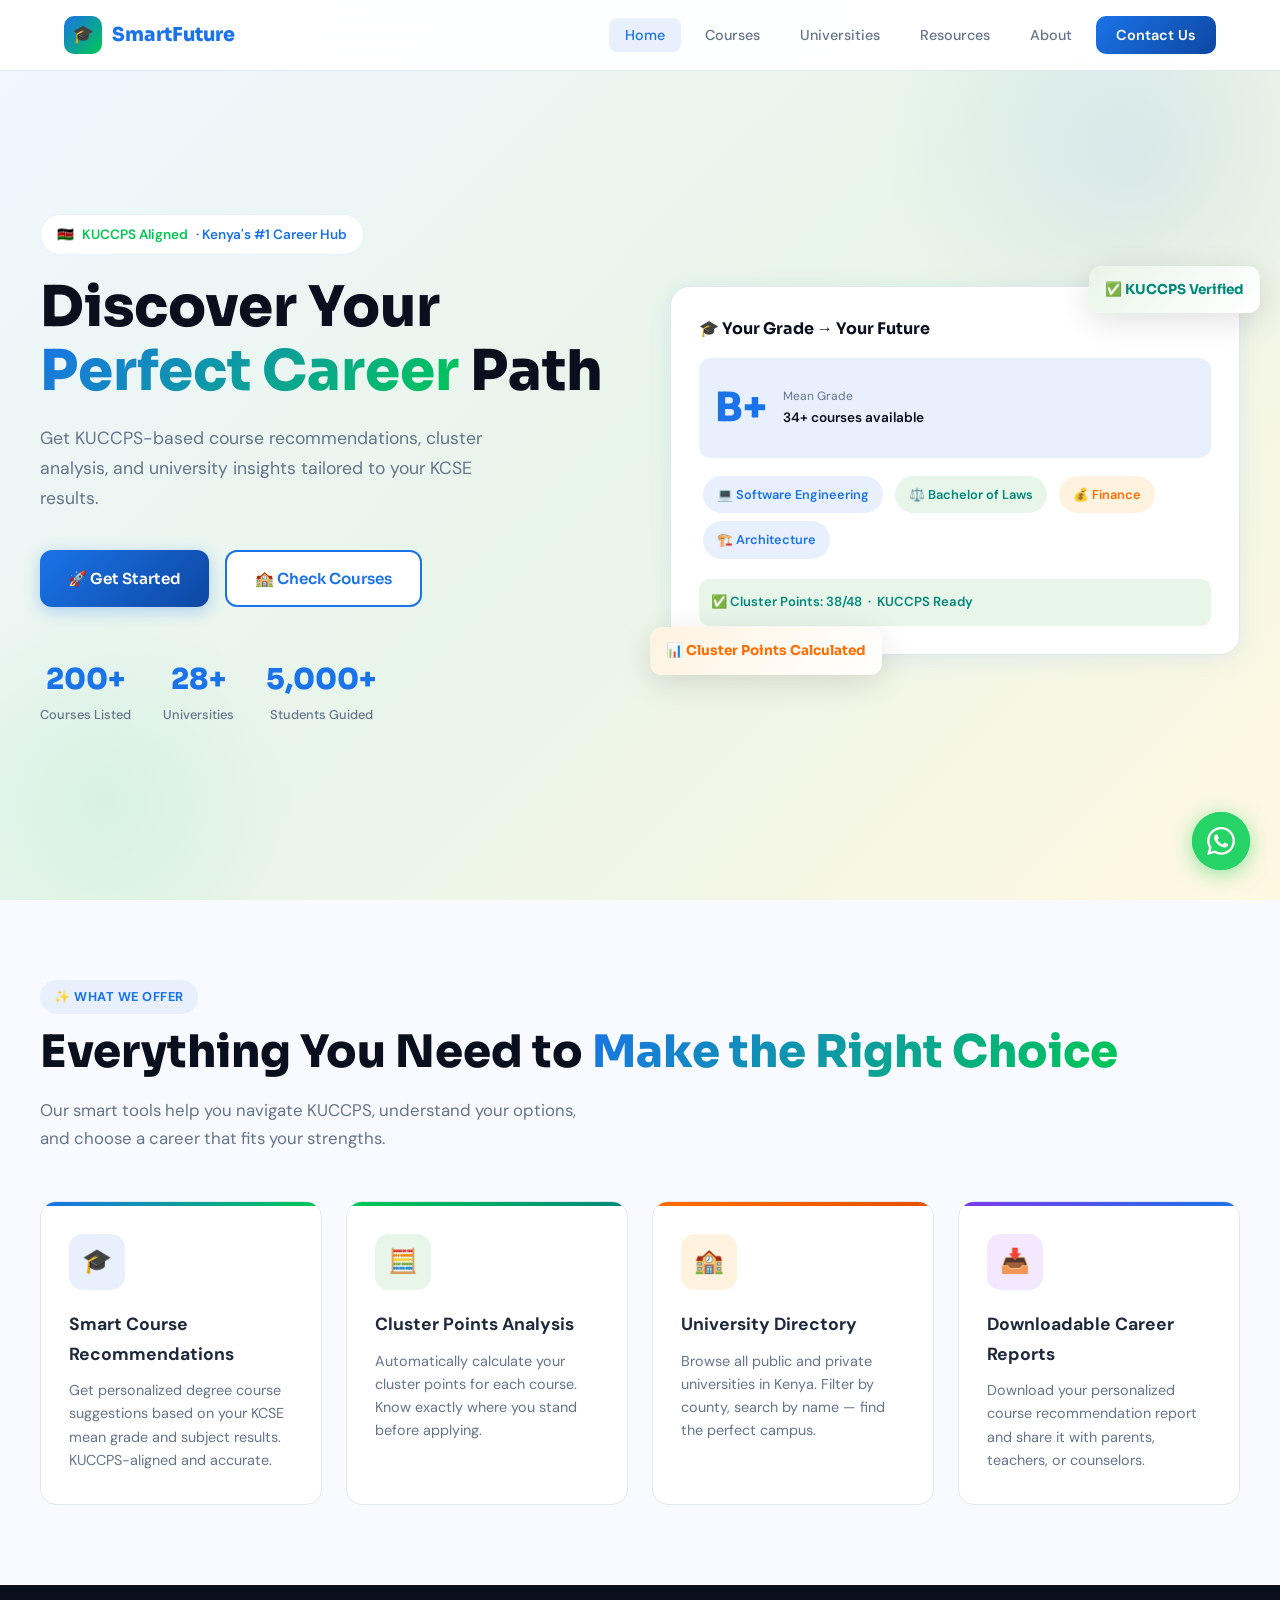
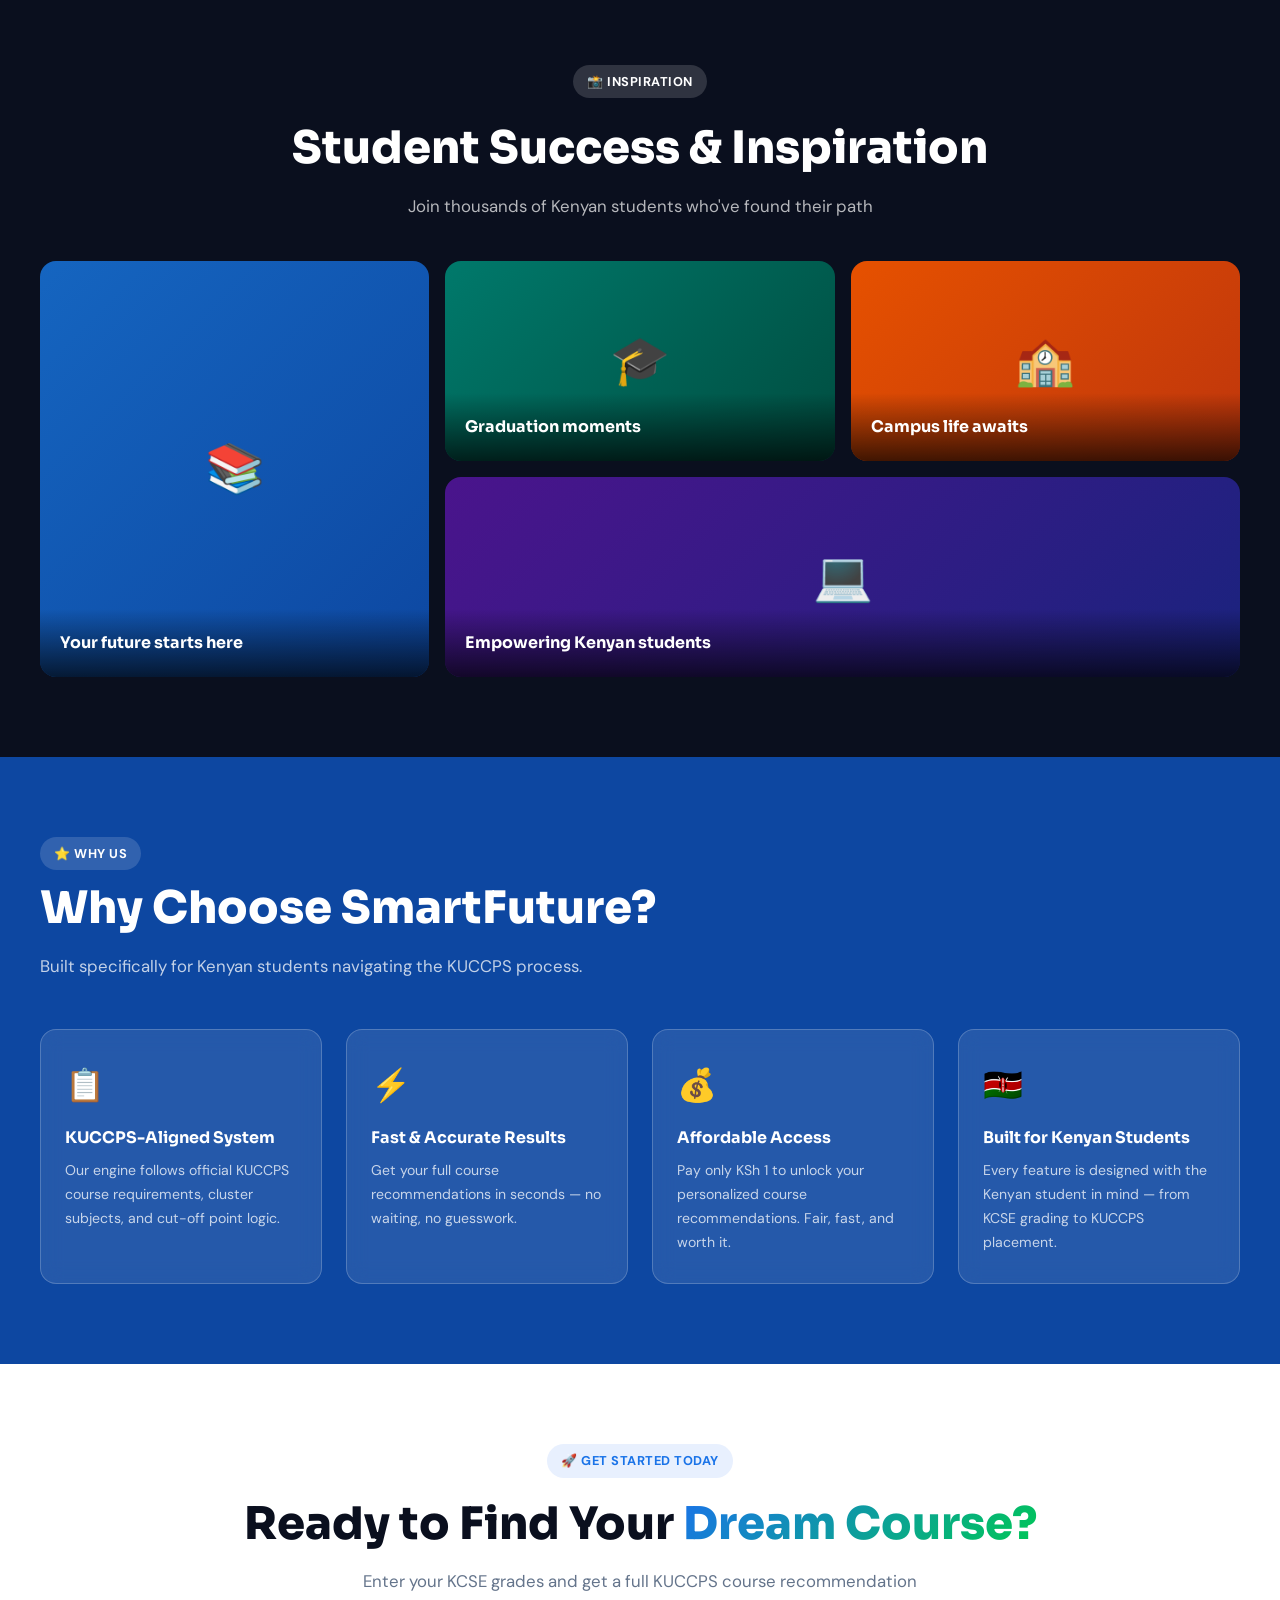
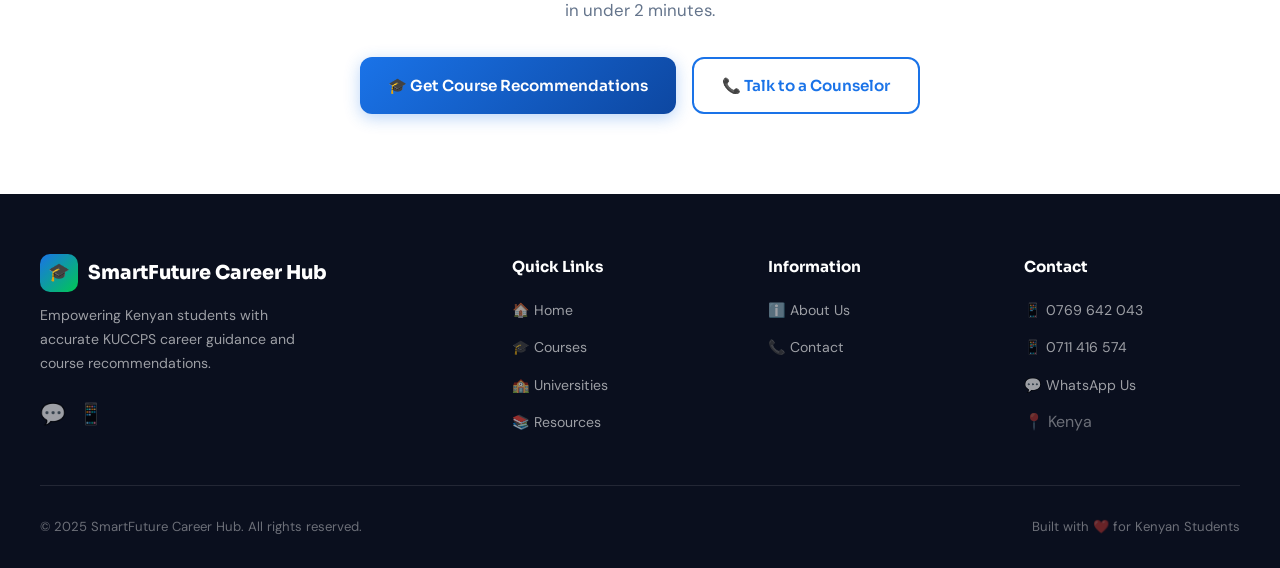
<file: index.html>
<!DOCTYPE html>
<html lang="en">
<head>
  <meta charset="UTF-8" />
  <meta name="viewport" content="width=device-width, initial-scale=1.0" />
  <title>SmartFuture Career Hub — KUCCPS Course Guidance</title>
  <meta name="description" content="Get KUCCPS-based course recommendations, cluster analysis, and university insights tailored to your KCSE results.">
  <link rel="stylesheet" href="css/style.css" />
  <link rel="icon" href="data:image/svg+xml,<svg xmlns='http://www.w3.org/2000/svg' viewBox='0 0 100 100'><text y='.9em' font-size='90'>🎓</text></svg>"/>
</head>
<body>

<!-- NAVBAR -->
<nav class="navbar" id="navbar">
  <div class="nav-container">
    <a href="index.html" class="nav-logo">
      <div class="logo-icon">🎓</div>
      SmartFuture
    </a>
    <ul class="nav-menu" id="navMenu">
      <li><a href="index.html" class="active">Home</a></li>
      <li><a href="courses.html">Courses</a></li>
      <li><a href="universities.html">Universities</a></li>
      <li><a href="resources.html">Resources</a></li>
      <li><a href="about.html">About</a></li>
      <li><a href="contact.html" class="nav-cta">Contact Us</a></li>
    </ul>
    <div class="hamburger" id="hamburger">
      <span></span><span></span><span></span>
    </div>
  </div>
</nav>

<!-- HERO -->
<section class="hero">
  <div class="hero-container">
    <div class="hero-content">
      <div class="hero-badge">
        🇰🇪 <span>KUCCPS Aligned</span> · Kenya's #1 Career Hub
      </div>
      <h1 class="hero-title">
        Discover Your <span class="highlight">Perfect Career</span> Path
      </h1>
      <p class="hero-subtitle">
        Get KUCCPS-based course recommendations, cluster analysis, and university insights tailored to your KCSE results.
      </p>
      <div class="hero-btns">
        <a href="courses.html" class="btn btn-primary">🚀 Get Started</a>
        <a href="universities.html" class="btn btn-secondary">🏫 Check Courses</a>
      </div>
      <div class="hero-stats">
        <div class="stat-item">
          <div class="stat-num" data-counter="200" data-suffix="+">0+</div>
          <div class="stat-label">Courses Listed</div>
        </div>
        <div class="stat-item">
          <div class="stat-num" data-counter="28" data-suffix="+">0+</div>
          <div class="stat-label">Universities</div>
        </div>
        <div class="stat-item">
          <div class="stat-num" data-counter="5000" data-suffix="+">0+</div>
          <div class="stat-label">Students Guided</div>
        </div>
      </div>
    </div>
    <div class="hero-visual">
      <div class="floating-badge top-right">✅ KUCCPS Verified</div>
      <div class="hero-card">
        <div class="hero-card-title">🎓 Your Grade → Your Future</div>
        <div class="grade-display">
          <div class="grade-letter">B+</div>
          <div class="grade-info">
            <div class="grade-label">Mean Grade</div>
            <div class="grade-courses">34+ courses available</div>
          </div>
        </div>
        <div style="margin-top:14px">
          <div class="course-chip chip-blue">💻 Software Engineering</div>
          <div class="course-chip chip-green">⚖️ Bachelor of Laws</div>
          <div class="course-chip chip-orange">💰 Finance</div>
          <div class="course-chip chip-blue">🏗️ Architecture</div>
        </div>
        <div style="margin-top:16px;padding:12px;background:var(--green-light);border-radius:10px;font-size:0.82rem;color:var(--green-dark);font-weight:600;">
          ✅ Cluster Points: 38/48 &nbsp;·&nbsp; KUCCPS Ready
        </div>
      </div>
      <div class="floating-badge bottom-left">📊 Cluster Points Calculated</div>
    </div>
  </div>
</section>

<!-- FEATURES -->
<section class="section">
  <div class="section-container">
    <div class="section-label">✨ What We Offer</div>
    <h2 class="section-title">Everything You Need to <span class="text-gradient">Make the Right Choice</span></h2>
    <p class="section-subtitle">Our smart tools help you navigate KUCCPS, understand your options, and choose a career that fits your strengths.</p>
    <div class="features-grid">
      <div class="feature-card" style="--card-accent: linear-gradient(90deg, #1a73e8, #00c853)">
        <div class="feature-icon icon-blue">🎓</div>
        <div class="feature-title">Smart Course Recommendations</div>
        <div class="feature-desc">Get personalized degree course suggestions based on your KCSE mean grade and subject results. KUCCPS-aligned and accurate.</div>
      </div>
      <div class="feature-card" style="--card-accent: linear-gradient(90deg, #00c853, #00897b)">
        <div class="feature-icon icon-green">🧮</div>
        <div class="feature-title">Cluster Points Analysis</div>
        <div class="feature-desc">Automatically calculate your cluster points for each course. Know exactly where you stand before applying.</div>
      </div>
      <div class="feature-card" style="--card-accent: linear-gradient(90deg, #ff6d00, #e65100)">
        <div class="feature-icon icon-orange">🏫</div>
        <div class="feature-title">University Directory</div>
        <div class="feature-desc">Browse all public and private universities in Kenya. Filter by county, search by name — find the perfect campus.</div>
      </div>
      <div class="feature-card" style="--card-accent: linear-gradient(90deg, #7c3aed, #1a73e8)">
        <div class="feature-icon icon-purple">📥</div>
        <div class="feature-title">Downloadable Career Reports</div>
        <div class="feature-desc">Download your personalized course recommendation report and share it with parents, teachers, or counselors.</div>
      </div>
    </div>
  </div>
</section>

<!-- PHOTOS SECTION -->
<section class="photos-section">
  <div class="section-container" style="max-width:1200px;margin:0 auto;">
    <div style="text-align:center;margin-bottom:40px;">
      <div class="section-label" style="background:rgba(255,255,255,0.15);color:white;display:inline-flex;">📸 Inspiration</div>
      <h2 class="section-title" style="color:white;margin-top:12px;">Student Success &amp; Inspiration</h2>
      <p style="color:rgba(255,255,255,0.7);font-size:1.05rem;">Join thousands of Kenyan students who've found their path</p>
    </div>
    <div class="photos-grid">
      <div class="photo-card photo-card-1">
        <div class="photo-inner">📚</div>
        <div class="photo-overlay"><p>Your future starts here</p></div>
      </div>
      <div class="photo-card photo-card-2">
        <div class="photo-inner">🎓</div>
        <div class="photo-overlay"><p>Graduation moments</p></div>
      </div>
      <div class="photo-card photo-card-3">
        <div class="photo-inner">🏫</div>
        <div class="photo-overlay"><p>Campus life awaits</p></div>
      </div>
      <div class="photo-card photo-card-4">
        <div class="photo-inner">💻</div>
        <div class="photo-overlay"><p>Empowering Kenyan students</p></div>
      </div>
    </div>
  </div>
</section>

<!-- WHY CHOOSE US -->
<section class="why-section">
  <div class="section-container">
    <div class="section-label">⭐ Why Us</div>
    <h2 class="section-title">Why Choose SmartFuture?</h2>
    <p class="section-subtitle">Built specifically for Kenyan students navigating the KUCCPS process.</p>
    <div class="why-grid">
      <div class="why-card">
        <div class="why-icon">📋</div>
        <div class="why-title">KUCCPS-Aligned System</div>
        <div class="why-desc">Our engine follows official KUCCPS course requirements, cluster subjects, and cut-off point logic.</div>
      </div>
      <div class="why-card">
        <div class="why-icon">⚡</div>
        <div class="why-title">Fast & Accurate Results</div>
        <div class="why-desc">Get your full course recommendations in seconds — no waiting, no guesswork.</div>
      </div>
      <div class="why-card">
        <div class="why-icon">💰</div>
        <div class="why-title">Affordable Access</div>
        <div class="why-desc">Pay only KSh 1 to unlock your personalized course recommendations. Fair, fast, and worth it.</div>
      </div>
      <div class="why-card">
        <div class="why-icon">🇰🇪</div>
        <div class="why-title">Built for Kenyan Students</div>
        <div class="why-desc">Every feature is designed with the Kenyan student in mind — from KCSE grading to KUCCPS placement.</div>
      </div>
    </div>
  </div>
</section>

<!-- CTA SECTION -->
<section class="section" style="background:white;">
  <div class="section-container text-center">
    <div class="section-label" style="display:inline-flex;">🚀 Get Started Today</div>
    <h2 class="section-title mt-8">Ready to Find Your <span class="text-gradient">Dream Course?</span></h2>
    <p class="section-subtitle" style="margin:16px auto 32px;">Enter your KCSE grades and get a full KUCCPS course recommendation in under 2 minutes.</p>
    <div style="display:flex;gap:16px;justify-content:center;flex-wrap:wrap;">
      <a href="courses.html" class="btn btn-primary">🎓 Get Course Recommendations</a>
      <a href="contact.html" class="btn btn-secondary">📞 Talk to a Counselor</a>
    </div>
  </div>
</section>

<!-- FOOTER -->
<footer class="footer">
  <div class="footer-grid">
    <div>
      <div class="nav-logo" style="color:white;margin-bottom:0">
        <div class="logo-icon">🎓</div>
        SmartFuture Career Hub
      </div>
      <p class="footer-brand-desc">Empowering Kenyan students with accurate KUCCPS career guidance and course recommendations.</p>
      <div style="display:flex;gap:12px">
        <a href="https://wa.me/254769642043" style="color:rgba(255,255,255,0.6);font-size:1.3rem;transition:color 0.2s" onmouseover="this.style.color='#25D366'" onmouseout="this.style.color='rgba(255,255,255,0.6)'">💬</a>
        <a href="tel:0769642043" style="color:rgba(255,255,255,0.6);font-size:1.3rem;transition:color 0.2s" onmouseover="this.style.color='white'" onmouseout="this.style.color='rgba(255,255,255,0.6)'">📱</a>
      </div>
    </div>
    <div>
      <div class="footer-col-title">Quick Links</div>
      <ul class="footer-links">
        <li><a href="index.html">🏠 Home</a></li>
        <li><a href="courses.html">🎓 Courses</a></li>
        <li><a href="universities.html">🏫 Universities</a></li>
        <li><a href="resources.html">📚 Resources</a></li>
      </ul>
    </div>
    <div>
      <div class="footer-col-title">Information</div>
      <ul class="footer-links">
        <li><a href="about.html">ℹ️ About Us</a></li>
        <li><a href="contact.html">📞 Contact</a></li>
      </ul>
    </div>
    <div>
      <div class="footer-col-title">Contact</div>
      <ul class="footer-links">
        <li><a href="tel:0769642043">📱 0769 642 043</a></li>
        <li><a href="tel:0711416574">📱 0711 416 574</a></li>
        <li><a href="https://wa.me/254769642043">💬 WhatsApp Us</a></li>
        <li><span style="color:rgba(255,255,255,0.4)">📍 Kenya</span></li>
      </ul>
    </div>
  </div>
  <div class="footer-bottom">
    <span>© 2025 SmartFuture Career Hub. All rights reserved.</span>
    <span>Built with ❤️ for Kenyan Students</span>
  </div>
</footer>

<!-- WHATSAPP FLOAT -->
<div class="whatsapp-float">
  <div class="whatsapp-tooltip">💬 Chat with us on WhatsApp</div>
  <a href="https://wa.me/254769642043" target="_blank" class="whatsapp-btn" aria-label="Chat on WhatsApp">
    <svg width="28" height="28" viewBox="0 0 24 24" fill="white"><path d="M17.472 14.382c-.297-.149-1.758-.867-2.03-.967-.273-.099-.471-.148-.67.15-.197.297-.767.966-.94 1.164-.173.199-.347.223-.644.075-.297-.15-1.255-.463-2.39-1.475-.883-.788-1.48-1.761-1.653-2.059-.173-.297-.018-.458.13-.606.134-.133.298-.347.446-.52.149-.174.198-.298.298-.497.099-.198.05-.371-.025-.52-.075-.149-.669-1.612-.916-2.207-.242-.579-.487-.5-.669-.51-.173-.008-.371-.01-.57-.01-.198 0-.52.074-.792.372-.272.297-1.04 1.016-1.04 2.479 0 1.462 1.065 2.875 1.213 3.074.149.198 2.096 3.2 5.077 4.487.709.306 1.262.489 1.694.625.712.227 1.36.195 1.871.118.571-.085 1.758-.719 2.006-1.413.248-.694.248-1.289.173-1.413-.074-.124-.272-.198-.57-.347m-5.421 7.403h-.004a9.87 9.87 0 01-5.031-1.378l-.361-.214-3.741.982.998-3.648-.235-.374a9.86 9.86 0 01-1.51-5.26c.001-5.45 4.436-9.884 9.888-9.884 2.64 0 5.122 1.03 6.988 2.898a9.825 9.825 0 012.893 6.994c-.003 5.45-4.437 9.884-9.885 9.884m8.413-18.297A11.815 11.815 0 0012.05 0C5.495 0 .16 5.335.157 11.892c0 2.096.547 4.142 1.588 5.945L.057 24l6.305-1.654a11.882 11.882 0 005.683 1.448h.005c6.554 0 11.89-5.335 11.893-11.893a11.821 11.821 0 00-3.48-8.413Z"/></svg>
  </a>
</div>

<script src="js/main.js"></script>
</body>
</html>
</file>
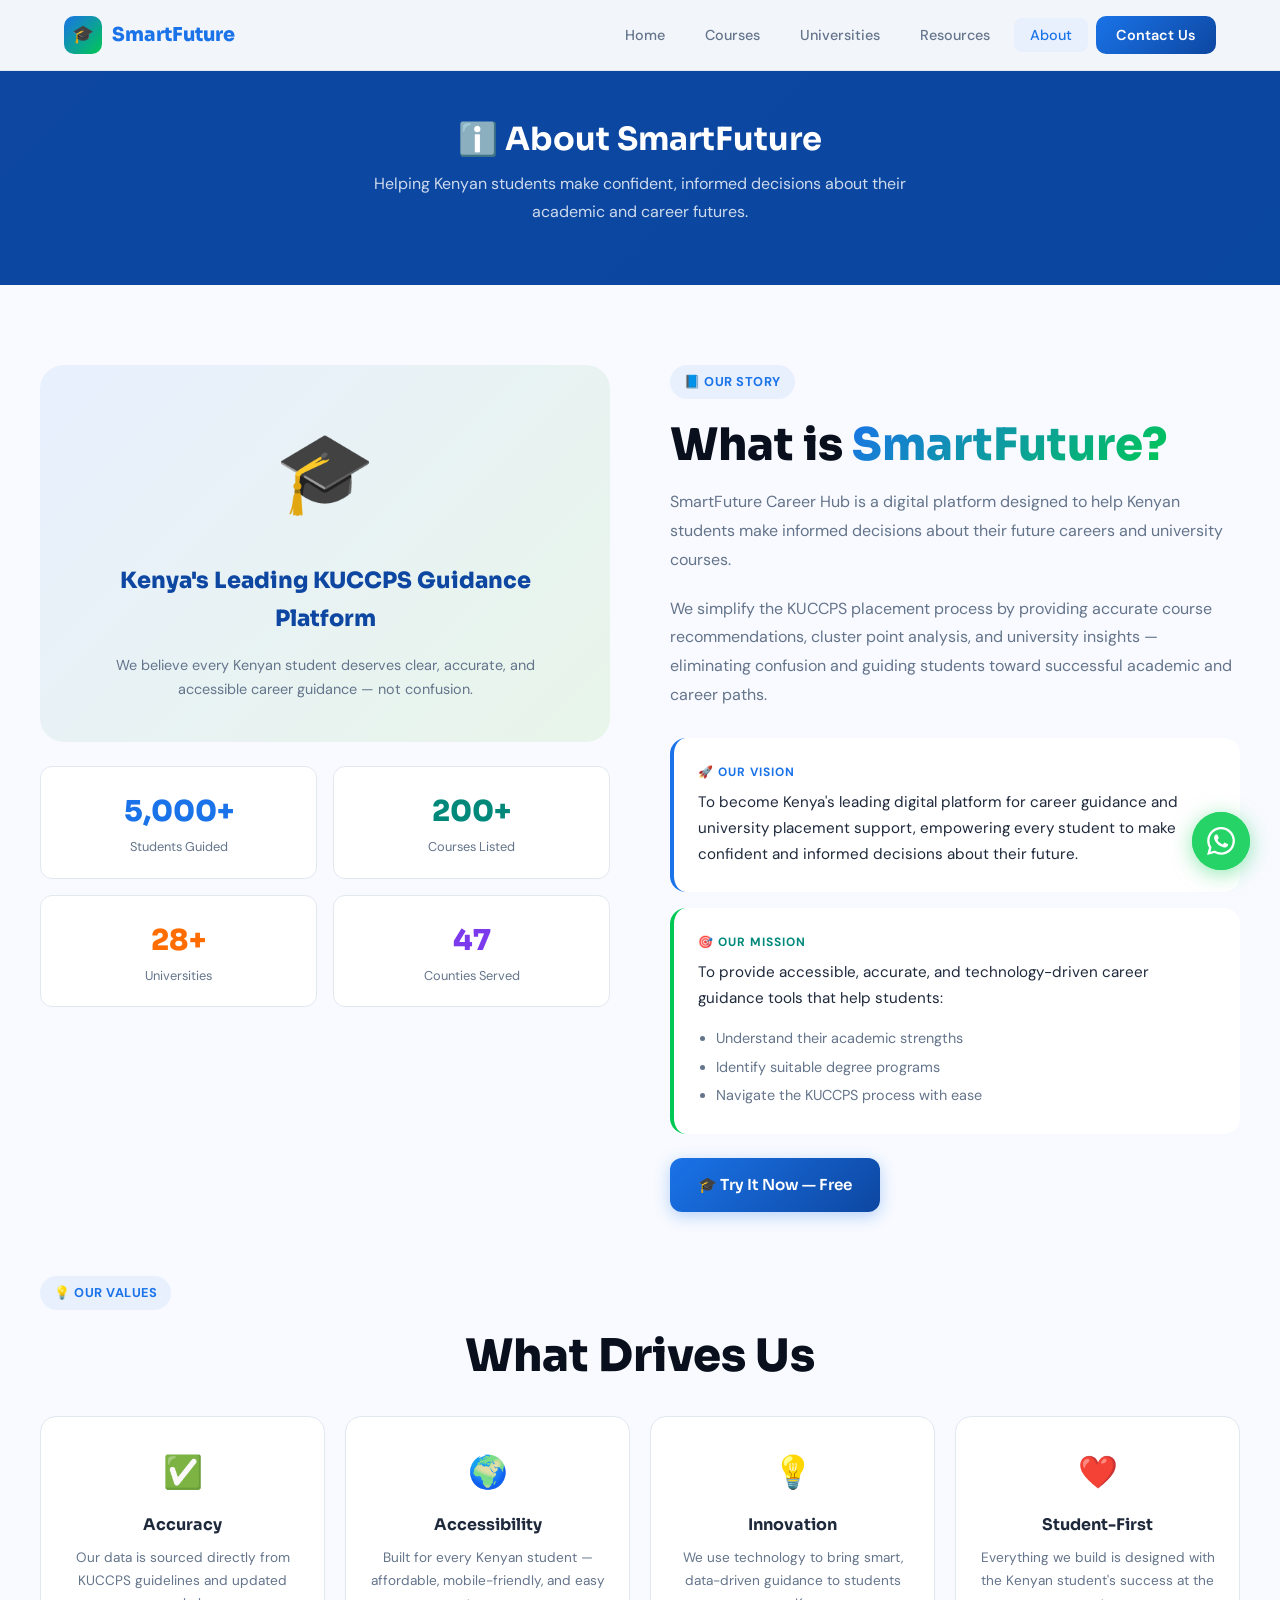
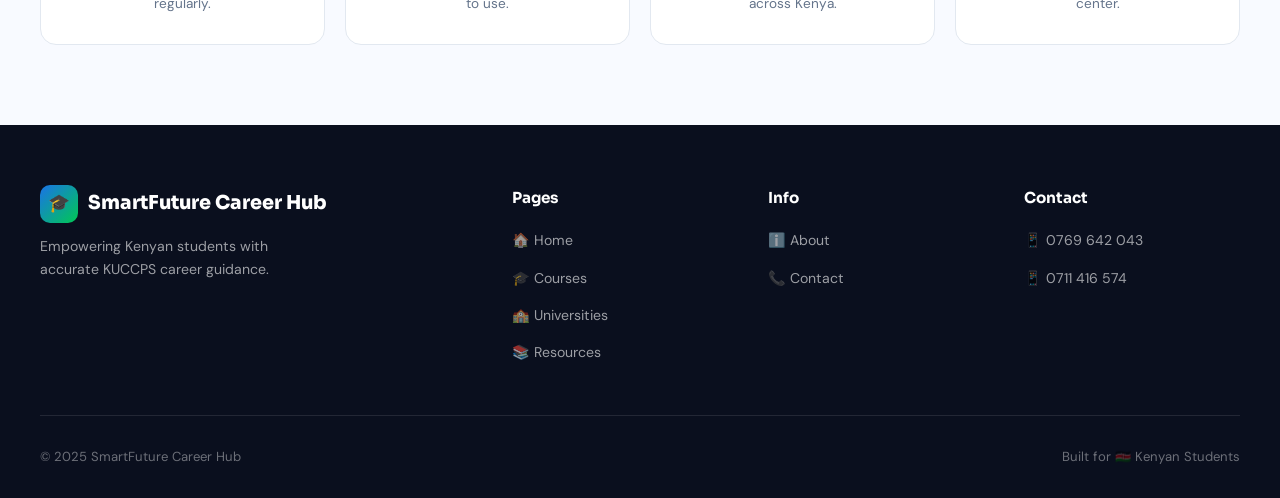
<file: about.html>
<!DOCTYPE html>
<html lang="en">
<head>
  <meta charset="UTF-8" />
  <meta name="viewport" content="width=device-width, initial-scale=1.0" />
  <title>About — SmartFuture Career Hub</title>
  <link rel="stylesheet" href="css/style.css" />
  <link rel="icon" href="data:image/svg+xml,<svg xmlns='http://www.w3.org/2000/svg' viewBox='0 0 100 100'><text y='.9em' font-size='90'>🌟</text></svg>"/>
</head>
<body>

<nav class="navbar" id="navbar">
  <div class="nav-container">
    <a href="index.html" class="nav-logo"><div class="logo-icon">🎓</div>SmartFuture</a>
    <ul class="nav-menu" id="navMenu">
      <li><a href="index.html">Home</a></li>
      <li><a href="courses.html">Courses</a></li>
      <li><a href="universities.html">Universities</a></li>
      <li><a href="resources.html">Resources</a></li>
      <li><a href="about.html" class="active">About</a></li>
      <li><a href="contact.html" class="nav-cta">Contact Us</a></li>
    </ul>
    <div class="hamburger" id="hamburger"><span></span><span></span><span></span></div>
  </div>
</nav>

<div class="page-header">
  <h1>ℹ️ About SmartFuture</h1>
  <p>Helping Kenyan students make confident, informed decisions about their academic and career futures.</p>
</div>

<section class="section">
  <div class="section-container">
    <div class="about-grid">

      <!-- VISUAL SIDE -->
      <div>
        <div class="about-visual">
          <div class="about-icon-big">🎓</div>
          <div class="about-tagline">Kenya's Leading KUCCPS Guidance Platform</div>
          <p style="color:var(--gray);font-size:0.9rem;line-height:1.7">We believe every Kenyan student deserves clear, accurate, and accessible career guidance — not confusion.</p>
        </div>
        <div style="margin-top:24px;display:grid;grid-template-columns:1fr 1fr;gap:16px">
          <div style="background:white;border-radius:12px;padding:20px;border:1px solid var(--gray-light);text-align:center">
            <div style="font-family:'Sora',sans-serif;font-size:1.8rem;font-weight:800;color:var(--blue)">5,000+</div>
            <div style="font-size:0.8rem;color:var(--gray)">Students Guided</div>
          </div>
          <div style="background:white;border-radius:12px;padding:20px;border:1px solid var(--gray-light);text-align:center">
            <div style="font-family:'Sora',sans-serif;font-size:1.8rem;font-weight:800;color:var(--green-dark)">200+</div>
            <div style="font-size:0.8rem;color:var(--gray)">Courses Listed</div>
          </div>
          <div style="background:white;border-radius:12px;padding:20px;border:1px solid var(--gray-light);text-align:center">
            <div style="font-family:'Sora',sans-serif;font-size:1.8rem;font-weight:800;color:var(--orange)">28+</div>
            <div style="font-size:0.8rem;color:var(--gray)">Universities</div>
          </div>
          <div style="background:white;border-radius:12px;padding:20px;border:1px solid var(--gray-light);text-align:center">
            <div style="font-family:'Sora',sans-serif;font-size:1.8rem;font-weight:800;color:var(--purple)">47</div>
            <div style="font-size:0.8rem;color:var(--gray)">Counties Served</div>
          </div>
        </div>
      </div>

      <!-- TEXT SIDE -->
      <div>
        <div class="section-label">📘 Our Story</div>
        <h2 class="section-title mt-8">What is <span class="text-gradient">SmartFuture?</span></h2>
        <p style="color:var(--gray);margin-bottom:20px;line-height:1.8">
          SmartFuture Career Hub is a digital platform designed to help Kenyan students make informed decisions about their future careers and university courses.
        </p>
        <p style="color:var(--gray);margin-bottom:28px;line-height:1.8">
          We simplify the KUCCPS placement process by providing accurate course recommendations, cluster point analysis, and university insights — eliminating confusion and guiding students toward successful academic and career paths.
        </p>

        <div class="vm-card">
          <div class="vm-label">🚀 Our Vision</div>
          <p style="color:var(--text);font-size:0.95rem;line-height:1.7">To become Kenya's leading digital platform for career guidance and university placement support, empowering every student to make confident and informed decisions about their future.</p>
        </div>

        <div class="vm-card green">
          <div class="vm-label">🎯 Our Mission</div>
          <p style="color:var(--text);font-size:0.95rem;line-height:1.7;margin-bottom:12px">To provide accessible, accurate, and technology-driven career guidance tools that help students:</p>
          <ul style="padding-left:18px;color:var(--gray);font-size:0.9rem;line-height:2">
            <li>Understand their academic strengths</li>
            <li>Identify suitable degree programs</li>
            <li>Navigate the KUCCPS process with ease</li>
          </ul>
        </div>

        <a href="courses.html" class="btn btn-primary" style="margin-top:8px">🎓 Try It Now — Free</a>
      </div>
    </div>

    <!-- VALUES -->
    <div style="margin-top:64px">
      <div class="section-label" style="justify-content:center">💡 Our Values</div>
      <h2 class="section-title text-center mt-8">What Drives Us</h2>
      <div style="display:grid;grid-template-columns:repeat(auto-fit,minmax(200px,1fr));gap:20px;margin-top:32px">
        <div style="text-align:center;padding:28px 20px;background:white;border-radius:var(--radius);border:1px solid var(--gray-light)">
          <div style="font-size:2rem;margin-bottom:12px">✅</div>
          <div style="font-family:'Sora',sans-serif;font-weight:700;margin-bottom:8px">Accuracy</div>
          <div style="font-size:0.85rem;color:var(--gray)">Our data is sourced directly from KUCCPS guidelines and updated regularly.</div>
        </div>
        <div style="text-align:center;padding:28px 20px;background:white;border-radius:var(--radius);border:1px solid var(--gray-light)">
          <div style="font-size:2rem;margin-bottom:12px">🌍</div>
          <div style="font-family:'Sora',sans-serif;font-weight:700;margin-bottom:8px">Accessibility</div>
          <div style="font-size:0.85rem;color:var(--gray)">Built for every Kenyan student — affordable, mobile-friendly, and easy to use.</div>
        </div>
        <div style="text-align:center;padding:28px 20px;background:white;border-radius:var(--radius);border:1px solid var(--gray-light)">
          <div style="font-size:2rem;margin-bottom:12px">💡</div>
          <div style="font-family:'Sora',sans-serif;font-weight:700;margin-bottom:8px">Innovation</div>
          <div style="font-size:0.85rem;color:var(--gray)">We use technology to bring smart, data-driven guidance to students across Kenya.</div>
        </div>
        <div style="text-align:center;padding:28px 20px;background:white;border-radius:var(--radius);border:1px solid var(--gray-light)">
          <div style="font-size:2rem;margin-bottom:12px">❤️</div>
          <div style="font-family:'Sora',sans-serif;font-weight:700;margin-bottom:8px">Student-First</div>
          <div style="font-size:0.85rem;color:var(--gray)">Everything we build is designed with the Kenyan student's success at the center.</div>
        </div>
      </div>
    </div>
  </div>
</section>

<!-- WHATSAPP -->
<div class="whatsapp-float">
  <div class="whatsapp-tooltip">💬 Chat with us on WhatsApp</div>
  <a href="https://wa.me/254769642043" target="_blank" class="whatsapp-btn">
    <svg width="28" height="28" viewBox="0 0 24 24" fill="white"><path d="M17.472 14.382c-.297-.149-1.758-.867-2.03-.967-.273-.099-.471-.148-.67.15-.197.297-.767.966-.94 1.164-.173.199-.347.223-.644.075-.297-.15-1.255-.463-2.39-1.475-.883-.788-1.48-1.761-1.653-2.059-.173-.297-.018-.458.13-.606.134-.133.298-.347.446-.52.149-.174.198-.298.298-.497.099-.198.05-.371-.025-.52-.075-.149-.669-1.612-.916-2.207-.242-.579-.487-.5-.669-.51-.173-.008-.371-.01-.57-.01-.198 0-.52.074-.792.372-.272.297-1.04 1.016-1.04 2.479 0 1.462 1.065 2.875 1.213 3.074.149.198 2.096 3.2 5.077 4.487.709.306 1.262.489 1.694.625.712.227 1.36.195 1.871.118.571-.085 1.758-.719 2.006-1.413.248-.694.248-1.289.173-1.413-.074-.124-.272-.198-.57-.347m-5.421 7.403h-.004a9.87 9.87 0 01-5.031-1.378l-.361-.214-3.741.982.998-3.648-.235-.374a9.86 9.86 0 01-1.51-5.26c.001-5.45 4.436-9.884 9.888-9.884 2.64 0 5.122 1.03 6.988 2.898a9.825 9.825 0 012.893 6.994c-.003 5.45-4.437 9.884-9.885 9.884m8.413-18.297A11.815 11.815 0 0012.05 0C5.495 0 .16 5.335.157 11.892c0 2.096.547 4.142 1.588 5.945L.057 24l6.305-1.654a11.882 11.882 0 005.683 1.448h.005c6.554 0 11.89-5.335 11.893-11.893a11.821 11.821 0 00-3.48-8.413Z"/></svg>
  </a>
</div>

<footer class="footer">
  <div class="footer-grid">
    <div><div class="nav-logo" style="color:white;margin-bottom:0"><div class="logo-icon">🎓</div>SmartFuture Career Hub</div><p class="footer-brand-desc">Empowering Kenyan students with accurate KUCCPS career guidance.</p></div>
    <div><div class="footer-col-title">Pages</div><ul class="footer-links"><li><a href="index.html">🏠 Home</a></li><li><a href="courses.html">🎓 Courses</a></li><li><a href="universities.html">🏫 Universities</a></li><li><a href="resources.html">📚 Resources</a></li></ul></div>
    <div><div class="footer-col-title">Info</div><ul class="footer-links"><li><a href="about.html">ℹ️ About</a></li><li><a href="contact.html">📞 Contact</a></li></ul></div>
    <div><div class="footer-col-title">Contact</div><ul class="footer-links"><li><a href="tel:0769642043">📱 0769 642 043</a></li><li><a href="tel:0711416574">📱 0711 416 574</a></li></ul></div>
  </div>
  <div class="footer-bottom"><span>© 2025 SmartFuture Career Hub</span><span>Built for 🇰🇪 Kenyan Students</span></div>
</footer>

<script src="js/main.js"></script>
</body>
</html>
</file>
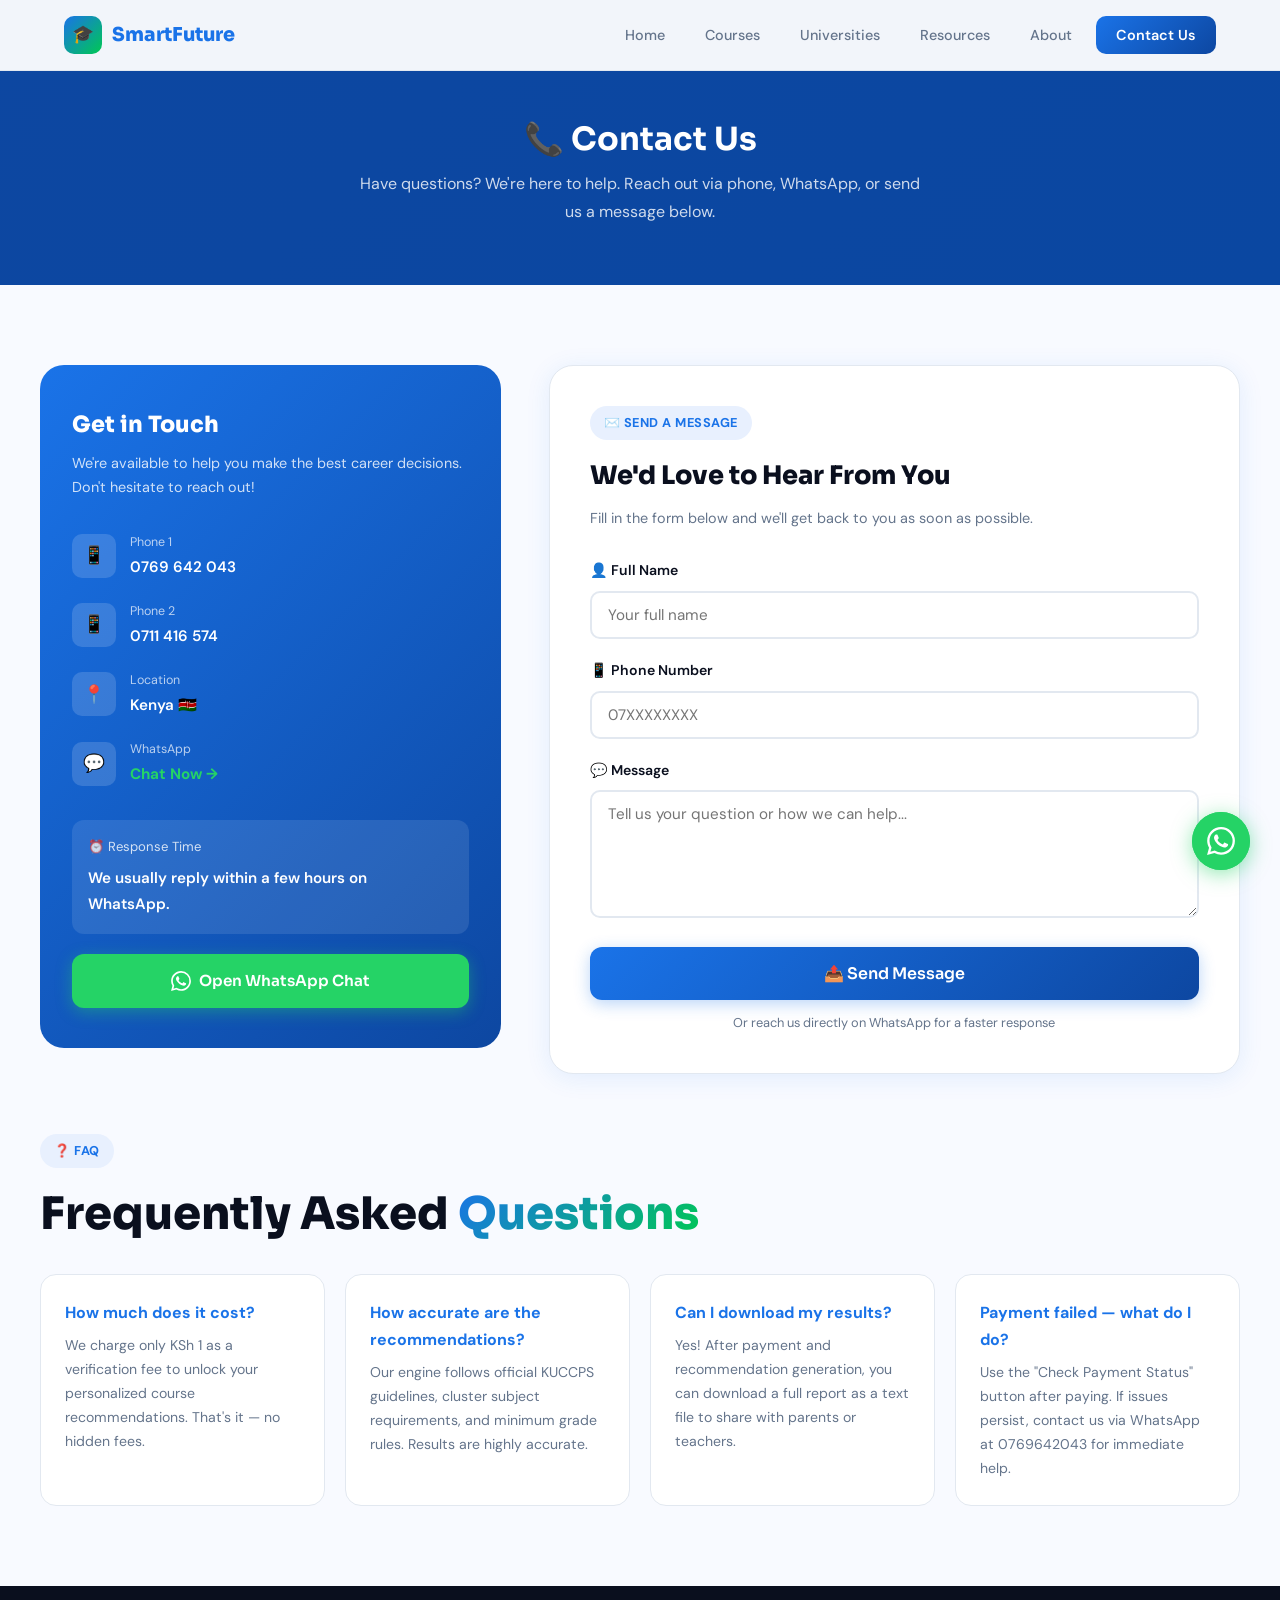
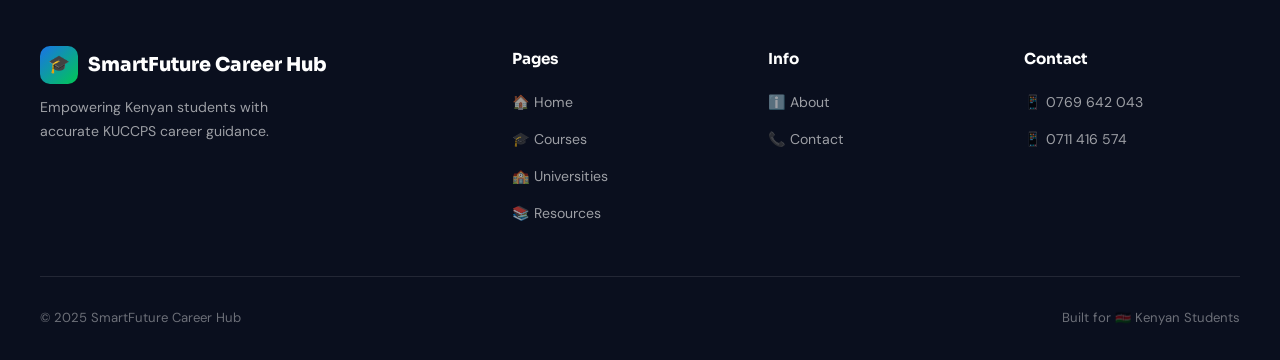
<file: contact.html>
<!DOCTYPE html>
<html lang="en">
<head>
  <meta charset="UTF-8" />
  <meta name="viewport" content="width=device-width, initial-scale=1.0" />
  <title>Contact — SmartFuture Career Hub</title>
  <link rel="stylesheet" href="css/style.css" />
  <link rel="icon" href="data:image/svg+xml,<svg xmlns='http://www.w3.org/2000/svg' viewBox='0 0 100 100'><text y='.9em' font-size='90'>📞</text></svg>"/>
</head>
<body>

<nav class="navbar" id="navbar">
  <div class="nav-container">
    <a href="index.html" class="nav-logo"><div class="logo-icon">🎓</div>SmartFuture</a>
    <ul class="nav-menu" id="navMenu">
      <li><a href="index.html">Home</a></li>
      <li><a href="courses.html">Courses</a></li>
      <li><a href="universities.html">Universities</a></li>
      <li><a href="resources.html">Resources</a></li>
      <li><a href="about.html">About</a></li>
      <li><a href="contact.html" class="nav-cta active">Contact Us</a></li>
    </ul>
    <div class="hamburger" id="hamburger"><span></span><span></span><span></span></div>
  </div>
</nav>

<div class="page-header">
  <h1>📞 Contact Us</h1>
  <p>Have questions? We're here to help. Reach out via phone, WhatsApp, or send us a message below.</p>
</div>

<section class="section">
  <div class="section-container">
    <div class="contact-grid">

      <!-- CONTACT INFO -->
      <div class="contact-info-card">
        <div class="contact-info-title">Get in Touch</div>
        <div class="contact-info-subtitle">We're available to help you make the best career decisions. Don't hesitate to reach out!</div>

        <div class="contact-item">
          <div class="contact-item-icon">📱</div>
          <div>
            <div class="contact-item-label">Phone 1</div>
            <div class="contact-item-value"><a href="tel:0769642043" style="color:white">0769 642 043</a></div>
          </div>
        </div>

        <div class="contact-item">
          <div class="contact-item-icon">📱</div>
          <div>
            <div class="contact-item-label">Phone 2</div>
            <div class="contact-item-value"><a href="tel:0711416574" style="color:white">0711 416 574</a></div>
          </div>
        </div>

        <div class="contact-item">
          <div class="contact-item-icon">📍</div>
          <div>
            <div class="contact-item-label">Location</div>
            <div class="contact-item-value">Kenya 🇰🇪</div>
          </div>
        </div>

        <div class="contact-item">
          <div class="contact-item-icon">💬</div>
          <div>
            <div class="contact-item-label">WhatsApp</div>
            <div class="contact-item-value">
              <a href="https://wa.me/254769642043" target="_blank" style="color:#25D366;font-weight:700">Chat Now →</a>
            </div>
          </div>
        </div>

        <div style="margin-top:32px;padding:16px;background:rgba(255,255,255,0.1);border-radius:12px">
          <div style="font-size:0.82rem;opacity:0.8;margin-bottom:8px">⏰ Response Time</div>
          <div style="font-weight:600;font-size:0.95rem">We usually reply within a few hours on WhatsApp.</div>
        </div>

        <a href="https://wa.me/254769642043" target="_blank" class="btn" style="margin-top:20px;background:#25D366;color:white;box-shadow:0 4px 16px rgba(37,211,102,0.4);width:100%;justify-content:center;font-size:0.95rem;padding:14px">
          <svg width="20" height="20" viewBox="0 0 24 24" fill="white" style="flex-shrink:0"><path d="M17.472 14.382c-.297-.149-1.758-.867-2.03-.967-.273-.099-.471-.148-.67.15-.197.297-.767.966-.94 1.164-.173.199-.347.223-.644.075-.297-.15-1.255-.463-2.39-1.475-.883-.788-1.48-1.761-1.653-2.059-.173-.297-.018-.458.13-.606.134-.133.298-.347.446-.52.149-.174.198-.298.298-.497.099-.198.05-.371-.025-.52-.075-.149-.669-1.612-.916-2.207-.242-.579-.487-.5-.669-.51-.173-.008-.371-.01-.57-.01-.198 0-.52.074-.792.372-.272.297-1.04 1.016-1.04 2.479 0 1.462 1.065 2.875 1.213 3.074.149.198 2.096 3.2 5.077 4.487.709.306 1.262.489 1.694.625.712.227 1.36.195 1.871.118.571-.085 1.758-.719 2.006-1.413.248-.694.248-1.289.173-1.413-.074-.124-.272-.198-.57-.347m-5.421 7.403h-.004a9.87 9.87 0 01-5.031-1.378l-.361-.214-3.741.982.998-3.648-.235-.374a9.86 9.86 0 01-1.51-5.26c.001-5.45 4.436-9.884 9.888-9.884 2.64 0 5.122 1.03 6.988 2.898a9.825 9.825 0 012.893 6.994c-.003 5.45-4.437 9.884-9.885 9.884m8.413-18.297A11.815 11.815 0 0012.05 0C5.495 0 .16 5.335.157 11.892c0 2.096.547 4.142 1.588 5.945L.057 24l6.305-1.654a11.882 11.882 0 005.683 1.448h.005c6.554 0 11.89-5.335 11.893-11.893a11.821 11.821 0 00-3.48-8.413Z"/></svg>
          Open WhatsApp Chat
        </a>
      </div>

      <!-- CONTACT FORM -->
      <div class="contact-form-card">
        <div class="section-label">✉️ Send a Message</div>
        <h2 class="section-title mt-8" style="font-size:1.6rem">We'd Love to Hear From You</h2>
        <p style="color:var(--gray);margin-bottom:28px;font-size:0.9rem">Fill in the form below and we'll get back to you as soon as possible.</p>

        <form id="contactForm">
          <div class="form-row">
            <label class="form-label" for="contactName">👤 Full Name</label>
            <input type="text" class="form-input" id="contactName" placeholder="Your full name" required />
          </div>
          <div class="form-row">
            <label class="form-label" for="contactPhone">📱 Phone Number</label>
            <input type="tel" class="form-input" id="contactPhone" placeholder="07XXXXXXXX" required />
          </div>
          <div class="form-row">
            <label class="form-label" for="contactMessage">💬 Message</label>
            <textarea class="form-input" id="contactMessage" rows="5" placeholder="Tell us your question or how we can help..." required style="resize:vertical;min-height:120px"></textarea>
          </div>
          <button type="submit" class="btn btn-primary" style="width:100%;justify-content:center;font-size:1rem;padding:16px">
            📤 Send Message
          </button>
          <p style="text-align:center;margin-top:12px;font-size:0.8rem;color:var(--gray)">Or reach us directly on WhatsApp for a faster response</p>
        </form>
      </div>

    </div>

    <!-- FAQ -->
    <div style="margin-top:60px">
      <div class="section-label" style="display:inline-flex">❓ FAQ</div>
      <h2 class="section-title mt-8">Frequently Asked <span class="text-gradient">Questions</span></h2>
      <div style="display:grid;grid-template-columns:repeat(auto-fit,minmax(280px,1fr));gap:20px;margin-top:32px">
        <div style="background:white;border-radius:var(--radius);padding:24px;border:1px solid var(--gray-light)">
          <div style="font-weight:700;margin-bottom:8px;color:var(--blue)">How much does it cost?</div>
          <div style="font-size:0.88rem;color:var(--gray)">We charge only KSh 1 as a verification fee to unlock your personalized course recommendations. That's it — no hidden fees.</div>
        </div>
        <div style="background:white;border-radius:var(--radius);padding:24px;border:1px solid var(--gray-light)">
          <div style="font-weight:700;margin-bottom:8px;color:var(--blue)">How accurate are the recommendations?</div>
          <div style="font-size:0.88rem;color:var(--gray)">Our engine follows official KUCCPS guidelines, cluster subject requirements, and minimum grade rules. Results are highly accurate.</div>
        </div>
        <div style="background:white;border-radius:var(--radius);padding:24px;border:1px solid var(--gray-light)">
          <div style="font-weight:700;margin-bottom:8px;color:var(--blue)">Can I download my results?</div>
          <div style="font-size:0.88rem;color:var(--gray)">Yes! After payment and recommendation generation, you can download a full report as a text file to share with parents or teachers.</div>
        </div>
        <div style="background:white;border-radius:var(--radius);padding:24px;border:1px solid var(--gray-light)">
          <div style="font-weight:700;margin-bottom:8px;color:var(--blue)">Payment failed — what do I do?</div>
          <div style="font-size:0.88rem;color:var(--gray)">Use the "Check Payment Status" button after paying. If issues persist, contact us via WhatsApp at 0769642043 for immediate help.</div>
        </div>
      </div>
    </div>
  </div>
</section>

<!-- WHATSAPP -->
<div class="whatsapp-float">
  <div class="whatsapp-tooltip">💬 Chat with us on WhatsApp</div>
  <a href="https://wa.me/254769642043" target="_blank" class="whatsapp-btn">
    <svg width="28" height="28" viewBox="0 0 24 24" fill="white"><path d="M17.472 14.382c-.297-.149-1.758-.867-2.03-.967-.273-.099-.471-.148-.67.15-.197.297-.767.966-.94 1.164-.173.199-.347.223-.644.075-.297-.15-1.255-.463-2.39-1.475-.883-.788-1.48-1.761-1.653-2.059-.173-.297-.018-.458.13-.606.134-.133.298-.347.446-.52.149-.174.198-.298.298-.497.099-.198.05-.371-.025-.52-.075-.149-.669-1.612-.916-2.207-.242-.579-.487-.5-.669-.51-.173-.008-.371-.01-.57-.01-.198 0-.52.074-.792.372-.272.297-1.04 1.016-1.04 2.479 0 1.462 1.065 2.875 1.213 3.074.149.198 2.096 3.2 5.077 4.487.709.306 1.262.489 1.694.625.712.227 1.36.195 1.871.118.571-.085 1.758-.719 2.006-1.413.248-.694.248-1.289.173-1.413-.074-.124-.272-.198-.57-.347m-5.421 7.403h-.004a9.87 9.87 0 01-5.031-1.378l-.361-.214-3.741.982.998-3.648-.235-.374a9.86 9.86 0 01-1.51-5.26c.001-5.45 4.436-9.884 9.888-9.884 2.64 0 5.122 1.03 6.988 2.898a9.825 9.825 0 012.893 6.994c-.003 5.45-4.437 9.884-9.885 9.884m8.413-18.297A11.815 11.815 0 0012.05 0C5.495 0 .16 5.335.157 11.892c0 2.096.547 4.142 1.588 5.945L.057 24l6.305-1.654a11.882 11.882 0 005.683 1.448h.005c6.554 0 11.89-5.335 11.893-11.893a11.821 11.821 0 00-3.48-8.413Z"/></svg>
  </a>
</div>

<footer class="footer">
  <div class="footer-grid">
    <div><div class="nav-logo" style="color:white;margin-bottom:0"><div class="logo-icon">🎓</div>SmartFuture Career Hub</div><p class="footer-brand-desc">Empowering Kenyan students with accurate KUCCPS career guidance.</p></div>
    <div><div class="footer-col-title">Pages</div><ul class="footer-links"><li><a href="index.html">🏠 Home</a></li><li><a href="courses.html">🎓 Courses</a></li><li><a href="universities.html">🏫 Universities</a></li><li><a href="resources.html">📚 Resources</a></li></ul></div>
    <div><div class="footer-col-title">Info</div><ul class="footer-links"><li><a href="about.html">ℹ️ About</a></li><li><a href="contact.html">📞 Contact</a></li></ul></div>
    <div><div class="footer-col-title">Contact</div><ul class="footer-links"><li><a href="tel:0769642043">📱 0769 642 043</a></li><li><a href="tel:0711416574">📱 0711 416 574</a></li></ul></div>
  </div>
  <div class="footer-bottom"><span>© 2025 SmartFuture Career Hub</span><span>Built for 🇰🇪 Kenyan Students</span></div>
</footer>

<script src="js/main.js"></script>
</body>
</html>
</file>
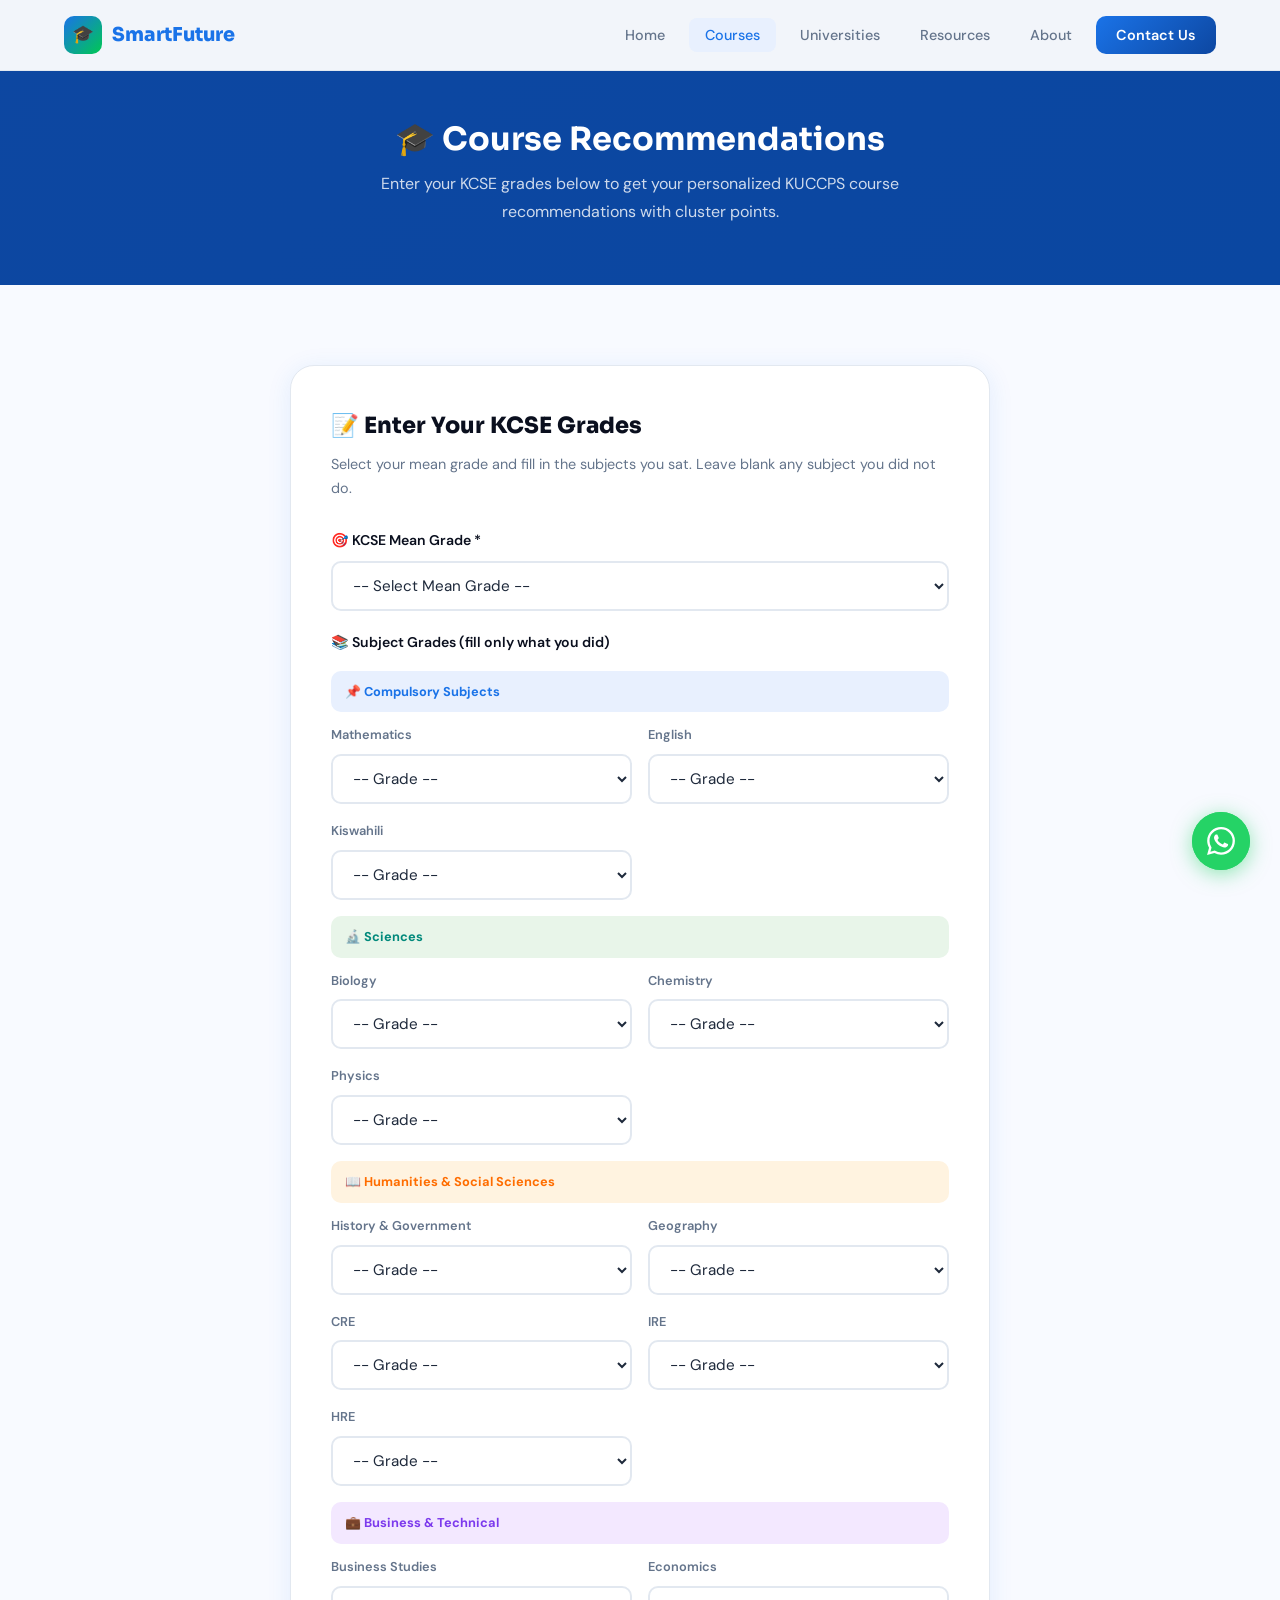
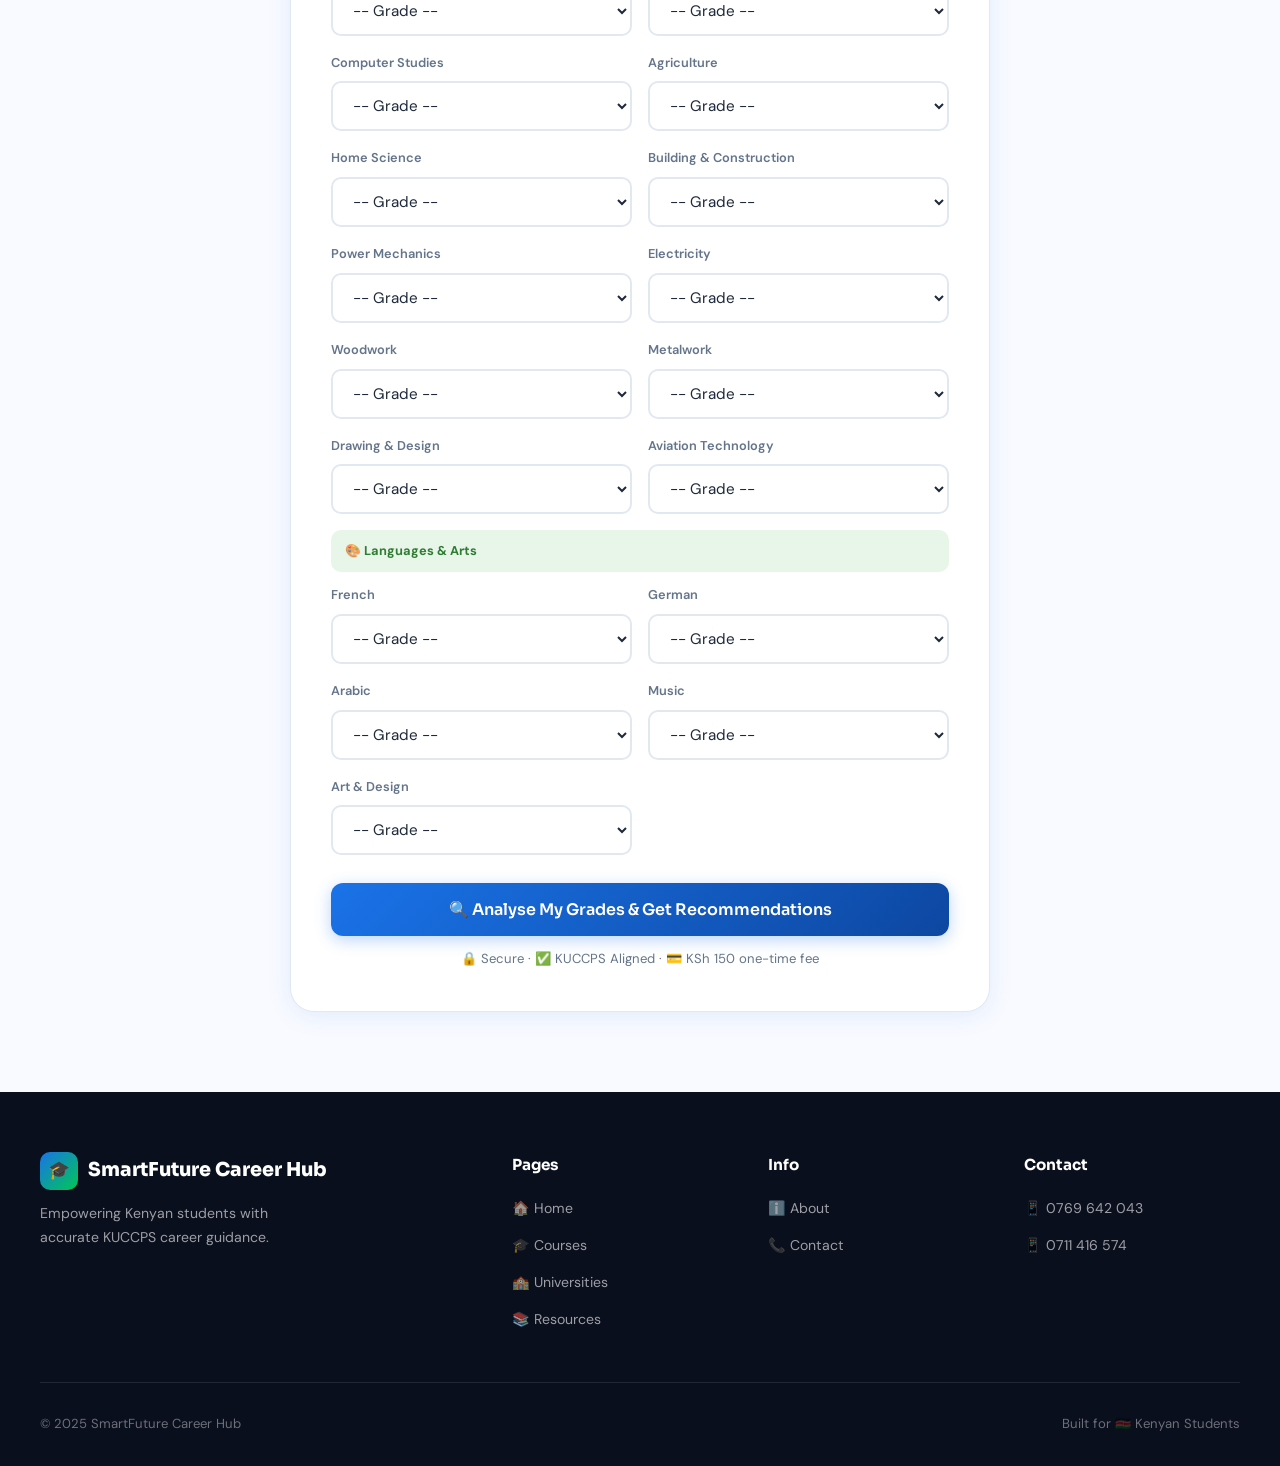
<file: courses.html>
<!DOCTYPE html>
<html lang="en">
<head>
  <meta charset="UTF-8" />
  <meta name="viewport" content="width=device-width, initial-scale=1.0" />
  <title>Course Recommendations — SmartFuture Career Hub</title>
  <link rel="stylesheet" href="css/style.css" />
  <link rel="icon" href="data:image/svg+xml,<svg xmlns='http://www.w3.org/2000/svg' viewBox='0 0 100 100'><text y='.9em' font-size='90'>🎓</text></svg>"/>
  <style>
    /* ===== MOBILE MODAL FIX ===== */
    .modal-overlay {
      position: fixed;
      inset: 0;
      background: rgba(10,15,30,0.78);
      backdrop-filter: blur(6px);
      z-index: 2000;
      display: flex;
      align-items: flex-start;
      justify-content: center;
      padding: 16px;
      overflow-y: auto;
      -webkit-overflow-scrolling: touch;
      opacity: 0;
      pointer-events: none;
      transition: opacity 0.3s ease;
    }
    .modal-overlay.active {
      opacity: 1;
      pointer-events: all;
    }
    .modal {
      background: white;
      border-radius: 20px;
      padding: 24px 20px;
      max-width: 460px;
      width: 100%;
      text-align: center;
      margin-top: 80px;
      margin-bottom: 24px;
      transform: translateY(-10px);
      transition: transform 0.3s ease;
      flex-shrink: 0;
    }
    .modal-overlay.active .modal {
      transform: translateY(0);
    }
    @media (min-width: 640px) {
      .modal-overlay {
        align-items: center;
        padding: 24px;
      }
      .modal {
        margin-top: 0;
        margin-bottom: 0;
        padding: 40px;
      }
    }
    .subj-category {
      border-radius: 10px;
      padding: 10px 14px;
      margin: 16px 0 12px;
      font-size: 0.8rem;
      font-weight: 700;
    }
  </style>
</head>
<body>

<!-- NAVBAR -->
<nav class="navbar" id="navbar">
  <div class="nav-container">
    <a href="index.html" class="nav-logo">
      <div class="logo-icon">🎓</div>
      SmartFuture
    </a>
    <ul class="nav-menu" id="navMenu">
      <li><a href="index.html">Home</a></li>
      <li><a href="courses.html" class="active">Courses</a></li>
      <li><a href="universities.html">Universities</a></li>
      <li><a href="resources.html">Resources</a></li>
      <li><a href="about.html">About</a></li>
      <li><a href="contact.html" class="nav-cta">Contact Us</a></li>
    </ul>
    <div class="hamburger" id="hamburger"><span></span><span></span><span></span></div>
  </div>
</nav>

<!-- PAGE HEADER -->
<div class="page-header">
  <h1>🎓 Course Recommendations</h1>
  <p>Enter your KCSE grades below to get your personalized KUCCPS course recommendations with cluster points.</p>
</div>

<!-- MAIN SECTION -->
<section class="section">
  <div class="section-container">
    <div class="grade-form">
      <div class="form-title">📝 Enter Your KCSE Grades</div>
      <div class="form-subtitle">Select your mean grade and fill in the subjects you sat. Leave blank any subject you did not do.</div>

      <!-- MEAN GRADE -->
      <div class="form-row">
        <label class="form-label" for="meanGrade">🎯 KCSE Mean Grade *</label>
        <select class="form-select" id="meanGrade" required>
          <option value="">-- Select Mean Grade --</option>
          <option value="A">A (Plain)</option>
          <option value="A-">A- (Minus)</option>
          <option value="B+">B+ (Plus)</option>
          <option value="B">B (Plain)</option>
          <option value="B-">B- (Minus)</option>
          <option value="C+">C+ (Plus)</option>
        </select>
      </div>

      <!-- SUBJECTS -->
      <div class="form-row">
        <label class="form-label">📚 Subject Grades (fill only what you did)</label>

        <!-- COMPULSORY -->
        <div class="subj-category" style="background:var(--blue-light);color:var(--blue)">📌 Compulsory Subjects</div>
        <div class="subjects-grid">
          <div>
            <label class="form-label" style="font-size:0.8rem;color:var(--gray)">Mathematics</label>
            <select class="form-select" id="subj_Math"><option value="">-- Grade --</option><option>A</option><option>A-</option><option>B+</option><option>B</option><option>B-</option><option>C+</option><option>C</option><option>C-</option><option>D+</option><option>D</option><option>D-</option><option>E</option></select>
          </div>
          <div>
            <label class="form-label" style="font-size:0.8rem;color:var(--gray)">English</label>
            <select class="form-select" id="subj_English"><option value="">-- Grade --</option><option>A</option><option>A-</option><option>B+</option><option>B</option><option>B-</option><option>C+</option><option>C</option><option>C-</option><option>D+</option><option>D</option><option>D-</option><option>E</option></select>
          </div>
          <div>
            <label class="form-label" style="font-size:0.8rem;color:var(--gray)">Kiswahili</label>
            <select class="form-select" id="subj_Kiswahili"><option value="">-- Grade --</option><option>A</option><option>A-</option><option>B+</option><option>B</option><option>B-</option><option>C+</option><option>C</option><option>C-</option><option>D+</option><option>D</option><option>D-</option><option>E</option></select>
          </div>
        </div>

        <!-- SCIENCES -->
        <div class="subj-category" style="background:var(--green-light);color:var(--green-dark)">🔬 Sciences</div>
        <div class="subjects-grid">
          <div>
            <label class="form-label" style="font-size:0.8rem;color:var(--gray)">Biology</label>
            <select class="form-select" id="subj_Biology"><option value="">-- Grade --</option><option>A</option><option>A-</option><option>B+</option><option>B</option><option>B-</option><option>C+</option><option>C</option><option>C-</option><option>D+</option><option>D</option><option>D-</option><option>E</option></select>
          </div>
          <div>
            <label class="form-label" style="font-size:0.8rem;color:var(--gray)">Chemistry</label>
            <select class="form-select" id="subj_Chemistry"><option value="">-- Grade --</option><option>A</option><option>A-</option><option>B+</option><option>B</option><option>B-</option><option>C+</option><option>C</option><option>C-</option><option>D+</option><option>D</option><option>D-</option><option>E</option></select>
          </div>
          <div>
            <label class="form-label" style="font-size:0.8rem;color:var(--gray)">Physics</label>
            <select class="form-select" id="subj_Physics"><option value="">-- Grade --</option><option>A</option><option>A-</option><option>B+</option><option>B</option><option>B-</option><option>C+</option><option>C</option><option>C-</option><option>D+</option><option>D</option><option>D-</option><option>E</option></select>
          </div>
        </div>

        <!-- HUMANITIES -->
        <div class="subj-category" style="background:var(--orange-light);color:var(--orange)">📖 Humanities & Social Sciences</div>
        <div class="subjects-grid">
          <div>
            <label class="form-label" style="font-size:0.8rem;color:var(--gray)">History & Government</label>
            <select class="form-select" id="subj_History"><option value="">-- Grade --</option><option>A</option><option>A-</option><option>B+</option><option>B</option><option>B-</option><option>C+</option><option>C</option><option>C-</option><option>D+</option><option>D</option><option>D-</option><option>E</option></select>
          </div>
          <div>
            <label class="form-label" style="font-size:0.8rem;color:var(--gray)">Geography</label>
            <select class="form-select" id="subj_Geography"><option value="">-- Grade --</option><option>A</option><option>A-</option><option>B+</option><option>B</option><option>B-</option><option>C+</option><option>C</option><option>C-</option><option>D+</option><option>D</option><option>D-</option><option>E</option></select>
          </div>
          <div>
            <label class="form-label" style="font-size:0.8rem;color:var(--gray)">CRE</label>
            <select class="form-select" id="subj_CRE"><option value="">-- Grade --</option><option>A</option><option>A-</option><option>B+</option><option>B</option><option>B-</option><option>C+</option><option>C</option><option>C-</option><option>D+</option><option>D</option><option>D-</option><option>E</option></select>
          </div>
          <div>
            <label class="form-label" style="font-size:0.8rem;color:var(--gray)">IRE</label>
            <select class="form-select" id="subj_IRE"><option value="">-- Grade --</option><option>A</option><option>A-</option><option>B+</option><option>B</option><option>B-</option><option>C+</option><option>C</option><option>C-</option><option>D+</option><option>D</option><option>D-</option><option>E</option></select>
          </div>
          <div>
            <label class="form-label" style="font-size:0.8rem;color:var(--gray)">HRE</label>
            <select class="form-select" id="subj_HRE"><option value="">-- Grade --</option><option>A</option><option>A-</option><option>B+</option><option>B</option><option>B-</option><option>C+</option><option>C</option><option>C-</option><option>D+</option><option>D</option><option>D-</option><option>E</option></select>
          </div>
        </div>

        <!-- BUSINESS & TECHNICAL -->
        <div class="subj-category" style="background:#f3e8ff;color:var(--purple)">💼 Business & Technical</div>
        <div class="subjects-grid">
          <div>
            <label class="form-label" style="font-size:0.8rem;color:var(--gray)">Business Studies</label>
            <select class="form-select" id="subj_Business"><option value="">-- Grade --</option><option>A</option><option>A-</option><option>B+</option><option>B</option><option>B-</option><option>C+</option><option>C</option><option>C-</option><option>D+</option><option>D</option><option>D-</option><option>E</option></select>
          </div>
          <div>
            <label class="form-label" style="font-size:0.8rem;color:var(--gray)">Economics</label>
            <select class="form-select" id="subj_Economics"><option value="">-- Grade --</option><option>A</option><option>A-</option><option>B+</option><option>B</option><option>B-</option><option>C+</option><option>C</option><option>C-</option><option>D+</option><option>D</option><option>D-</option><option>E</option></select>
          </div>
          <div>
            <label class="form-label" style="font-size:0.8rem;color:var(--gray)">Computer Studies</label>
            <select class="form-select" id="subj_Computer"><option value="">-- Grade --</option><option>A</option><option>A-</option><option>B+</option><option>B</option><option>B-</option><option>C+</option><option>C</option><option>C-</option><option>D+</option><option>D</option><option>D-</option><option>E</option></select>
          </div>
          <div>
            <label class="form-label" style="font-size:0.8rem;color:var(--gray)">Agriculture</label>
            <select class="form-select" id="subj_Agriculture"><option value="">-- Grade --</option><option>A</option><option>A-</option><option>B+</option><option>B</option><option>B-</option><option>C+</option><option>C</option><option>C-</option><option>D+</option><option>D</option><option>D-</option><option>E</option></select>
          </div>
          <div>
            <label class="form-label" style="font-size:0.8rem;color:var(--gray)">Home Science</label>
            <select class="form-select" id="subj_HomeScience"><option value="">-- Grade --</option><option>A</option><option>A-</option><option>B+</option><option>B</option><option>B-</option><option>C+</option><option>C</option><option>C-</option><option>D+</option><option>D</option><option>D-</option><option>E</option></select>
          </div>
          <div>
            <label class="form-label" style="font-size:0.8rem;color:var(--gray)">Building & Construction</label>
            <select class="form-select" id="subj_Building"><option value="">-- Grade --</option><option>A</option><option>A-</option><option>B+</option><option>B</option><option>B-</option><option>C+</option><option>C</option><option>C-</option><option>D+</option><option>D</option><option>D-</option><option>E</option></select>
          </div>
          <div>
            <label class="form-label" style="font-size:0.8rem;color:var(--gray)">Power Mechanics</label>
            <select class="form-select" id="subj_PowerMechanics"><option value="">-- Grade --</option><option>A</option><option>A-</option><option>B+</option><option>B</option><option>B-</option><option>C+</option><option>C</option><option>C-</option><option>D+</option><option>D</option><option>D-</option><option>E</option></select>
          </div>
          <div>
            <label class="form-label" style="font-size:0.8rem;color:var(--gray)">Electricity</label>
            <select class="form-select" id="subj_Electricity"><option value="">-- Grade --</option><option>A</option><option>A-</option><option>B+</option><option>B</option><option>B-</option><option>C+</option><option>C</option><option>C-</option><option>D+</option><option>D</option><option>D-</option><option>E</option></select>
          </div>
          <div>
            <label class="form-label" style="font-size:0.8rem;color:var(--gray)">Woodwork</label>
            <select class="form-select" id="subj_Woodwork"><option value="">-- Grade --</option><option>A</option><option>A-</option><option>B+</option><option>B</option><option>B-</option><option>C+</option><option>C</option><option>C-</option><option>D+</option><option>D</option><option>D-</option><option>E</option></select>
          </div>
          <div>
            <label class="form-label" style="font-size:0.8rem;color:var(--gray)">Metalwork</label>
            <select class="form-select" id="subj_Metalwork"><option value="">-- Grade --</option><option>A</option><option>A-</option><option>B+</option><option>B</option><option>B-</option><option>C+</option><option>C</option><option>C-</option><option>D+</option><option>D</option><option>D-</option><option>E</option></select>
          </div>
          <div>
            <label class="form-label" style="font-size:0.8rem;color:var(--gray)">Drawing & Design</label>
            <select class="form-select" id="subj_Drawing"><option value="">-- Grade --</option><option>A</option><option>A-</option><option>B+</option><option>B</option><option>B-</option><option>C+</option><option>C</option><option>C-</option><option>D+</option><option>D</option><option>D-</option><option>E</option></select>
          </div>
          <div>
            <label class="form-label" style="font-size:0.8rem;color:var(--gray)">Aviation Technology</label>
            <select class="form-select" id="subj_Aviation"><option value="">-- Grade --</option><option>A</option><option>A-</option><option>B+</option><option>B</option><option>B-</option><option>C+</option><option>C</option><option>C-</option><option>D+</option><option>D</option><option>D-</option><option>E</option></select>
          </div>
        </div>

        <!-- LANGUAGES & ARTS -->
        <div class="subj-category" style="background:#e8f5e9;color:#2e7d32">🎨 Languages & Arts</div>
        <div class="subjects-grid">
          <div>
            <label class="form-label" style="font-size:0.8rem;color:var(--gray)">French</label>
            <select class="form-select" id="subj_French"><option value="">-- Grade --</option><option>A</option><option>A-</option><option>B+</option><option>B</option><option>B-</option><option>C+</option><option>C</option><option>C-</option><option>D+</option><option>D</option><option>D-</option><option>E</option></select>
          </div>
          <div>
            <label class="form-label" style="font-size:0.8rem;color:var(--gray)">German</label>
            <select class="form-select" id="subj_German"><option value="">-- Grade --</option><option>A</option><option>A-</option><option>B+</option><option>B</option><option>B-</option><option>C+</option><option>C</option><option>C-</option><option>D+</option><option>D</option><option>D-</option><option>E</option></select>
          </div>
          <div>
            <label class="form-label" style="font-size:0.8rem;color:var(--gray)">Arabic</label>
            <select class="form-select" id="subj_Arabic"><option value="">-- Grade --</option><option>A</option><option>A-</option><option>B+</option><option>B</option><option>B-</option><option>C+</option><option>C</option><option>C-</option><option>D+</option><option>D</option><option>D-</option><option>E</option></select>
          </div>
          <div>
            <label class="form-label" style="font-size:0.8rem;color:var(--gray)">Music</label>
            <select class="form-select" id="subj_Music"><option value="">-- Grade --</option><option>A</option><option>A-</option><option>B+</option><option>B</option><option>B-</option><option>C+</option><option>C</option><option>C-</option><option>D+</option><option>D</option><option>D-</option><option>E</option></select>
          </div>
          <div>
            <label class="form-label" style="font-size:0.8rem;color:var(--gray)">Art & Design</label>
            <select class="form-select" id="subj_Art"><option value="">-- Grade --</option><option>A</option><option>A-</option><option>B+</option><option>B</option><option>B-</option><option>C+</option><option>C</option><option>C-</option><option>D+</option><option>D</option><option>D-</option><option>E</option></select>
          </div>
        </div>
      </div>

      <!-- SUBMIT -->
      <button class="btn btn-primary" style="width:100%;justify-content:center;font-size:1rem;padding:16px;margin-top:8px" onclick="openPaymentModal()">
        🔍 Analyse My Grades &amp; Get Recommendations
      </button>
      <p style="text-align:center;margin-top:12px;font-size:0.82rem;color:var(--gray);">🔒 Secure · ✅ KUCCPS Aligned · 💳 KSh 150 one-time fee</p>
    </div>

    <!-- RESULTS -->
    <div class="results-section" id="resultsSection">
      <div class="results-header">
        <div style="display:flex;align-items:center;justify-content:space-between;flex-wrap:wrap;gap:12px">
          <div>
            <div style="font-family:'Sora',sans-serif;font-size:1.2rem;font-weight:800;margin-bottom:4px">🎓 Your Recommended Courses</div>
            <div style="font-size:0.85rem;opacity:0.85">Based on your KCSE grades · KUCCPS Aligned · Includes Cluster Points</div>
          </div>
          <button class="btn btn-orange" onclick="downloadResults()" style="gap:8px;padding:12px 20px;font-size:0.88rem">📥 Download Report</button>
        </div>
      </div>
      <div class="results-body"><div id="resultsList"></div></div>
    </div>
  </div>
</section>

<!-- PAYMENT MODAL — scrollable, appears at top on mobile -->
<div class="modal-overlay" id="paymentModal">
  <div class="modal">
    <div class="modal-icon">🎓</div>
    <div class="modal-title">Course Matching Ready!</div>
    <div class="modal-desc">Complete a one-time M-PESA payment to unlock your personalized KUCCPS course recommendations.</div>

    <div class="payment-features">
      <div class="payment-feature">✅ Fast &amp; secure M-PESA STK Push</div>
      <div class="payment-feature">✅ Unlocks full course list + cluster points</div>
      <div class="payment-feature">✅ Includes downloadable report</div>
    </div>

    <div style="background:var(--blue-light);border-radius:12px;padding:14px;margin-bottom:20px;text-align:left;">
      <div style="font-size:0.78rem;color:var(--gray);margin-bottom:4px">Amount</div>
      <div style="font-family:'Sora',sans-serif;font-size:1.8rem;font-weight:800;color:var(--blue)">KSh 150</div>
      <div style="font-size:0.78rem;color:var(--gray)">One-time course recommendation fee</div>
    </div>

    <div class="form-row" style="text-align:left;margin-bottom:16px">
      <label class="form-label">📱 Your M-PESA Phone Number</label>
      <input type="tel" class="form-input" id="payPhone" placeholder="07XXXXXXXX or 01XXXXXXXX" />
    </div>

    <div id="payStatus" style="margin-bottom:16px"></div>

    <div style="display:flex;flex-direction:column;gap:10px">
      <button class="btn btn-green" id="payBtn" onclick="initiatePayment()" style="justify-content:center;font-size:1rem;padding:16px">
        💳 Pay KSh 150 Now
      </button>
      <button class="btn" id="checkStatusBtn" onclick="checkPaymentStatus()" style="justify-content:center;background:var(--blue-light);color:var(--blue);padding:12px;display:none">
        🔄 Check Payment Status
      </button>
      <button onclick="closePaymentModal()" style="background:none;border:none;color:var(--gray);font-size:0.85rem;cursor:pointer;padding:8px">
        ✕ Cancel
      </button>
    </div>
  </div>
</div>

<!-- WHATSAPP FLOAT -->
<div class="whatsapp-float">
  <div class="whatsapp-tooltip">💬 Chat with us on WhatsApp</div>
  <a href="https://wa.me/254769642043" target="_blank" class="whatsapp-btn">
    <svg width="28" height="28" viewBox="0 0 24 24" fill="white"><path d="M17.472 14.382c-.297-.149-1.758-.867-2.03-.967-.273-.099-.471-.148-.67.15-.197.297-.767.966-.94 1.164-.173.199-.347.223-.644.075-.297-.15-1.255-.463-2.39-1.475-.883-.788-1.48-1.761-1.653-2.059-.173-.297-.018-.458.13-.606.134-.133.298-.347.446-.52.149-.174.198-.298.298-.497.099-.198.05-.371-.025-.52-.075-.149-.669-1.612-.916-2.207-.242-.579-.487-.5-.669-.51-.173-.008-.371-.01-.57-.01-.198 0-.52.074-.792.372-.272.297-1.04 1.016-1.04 2.479 0 1.462 1.065 2.875 1.213 3.074.149.198 2.096 3.2 5.077 4.487.709.306 1.262.489 1.694.625.712.227 1.36.195 1.871.118.571-.085 1.758-.719 2.006-1.413.248-.694.248-1.289.173-1.413-.074-.124-.272-.198-.57-.347m-5.421 7.403h-.004a9.87 9.87 0 01-5.031-1.378l-.361-.214-3.741.982.998-3.648-.235-.374a9.86 9.86 0 01-1.51-5.26c.001-5.45 4.436-9.884 9.888-9.884 2.64 0 5.122 1.03 6.988 2.898a9.825 9.825 0 012.893 6.994c-.003 5.45-4.437 9.884-9.885 9.884m8.413-18.297A11.815 11.815 0 0012.05 0C5.495 0 .16 5.335.157 11.892c0 2.096.547 4.142 1.588 5.945L.057 24l6.305-1.654a11.882 11.882 0 005.683 1.448h.005c6.554 0 11.89-5.335 11.893-11.893a11.821 11.821 0 00-3.48-8.413Z"/></svg>
  </a>
</div>

<footer class="footer">
  <div class="footer-grid">
    <div><div class="nav-logo" style="color:white;margin-bottom:0"><div class="logo-icon">🎓</div>SmartFuture Career Hub</div><p class="footer-brand-desc">Empowering Kenyan students with accurate KUCCPS career guidance.</p></div>
    <div><div class="footer-col-title">Pages</div><ul class="footer-links"><li><a href="index.html">🏠 Home</a></li><li><a href="courses.html">🎓 Courses</a></li><li><a href="universities.html">🏫 Universities</a></li><li><a href="resources.html">📚 Resources</a></li></ul></div>
    <div><div class="footer-col-title">Info</div><ul class="footer-links"><li><a href="about.html">ℹ️ About</a></li><li><a href="contact.html">📞 Contact</a></li></ul></div>
    <div><div class="footer-col-title">Contact</div><ul class="footer-links"><li><a href="tel:0769642043">📱 0769 642 043</a></li><li><a href="tel:0711416574">📱 0711 416 574</a></li></ul></div>
  </div>
  <div class="footer-bottom"><span>© 2025 SmartFuture Career Hub</span><span>Built for 🇰🇪 Kenyan Students</span></div>
</footer>

<script src="js/main.js"></script>
<script src="js/recommender.js"></script>
</body>
</html>
</file>
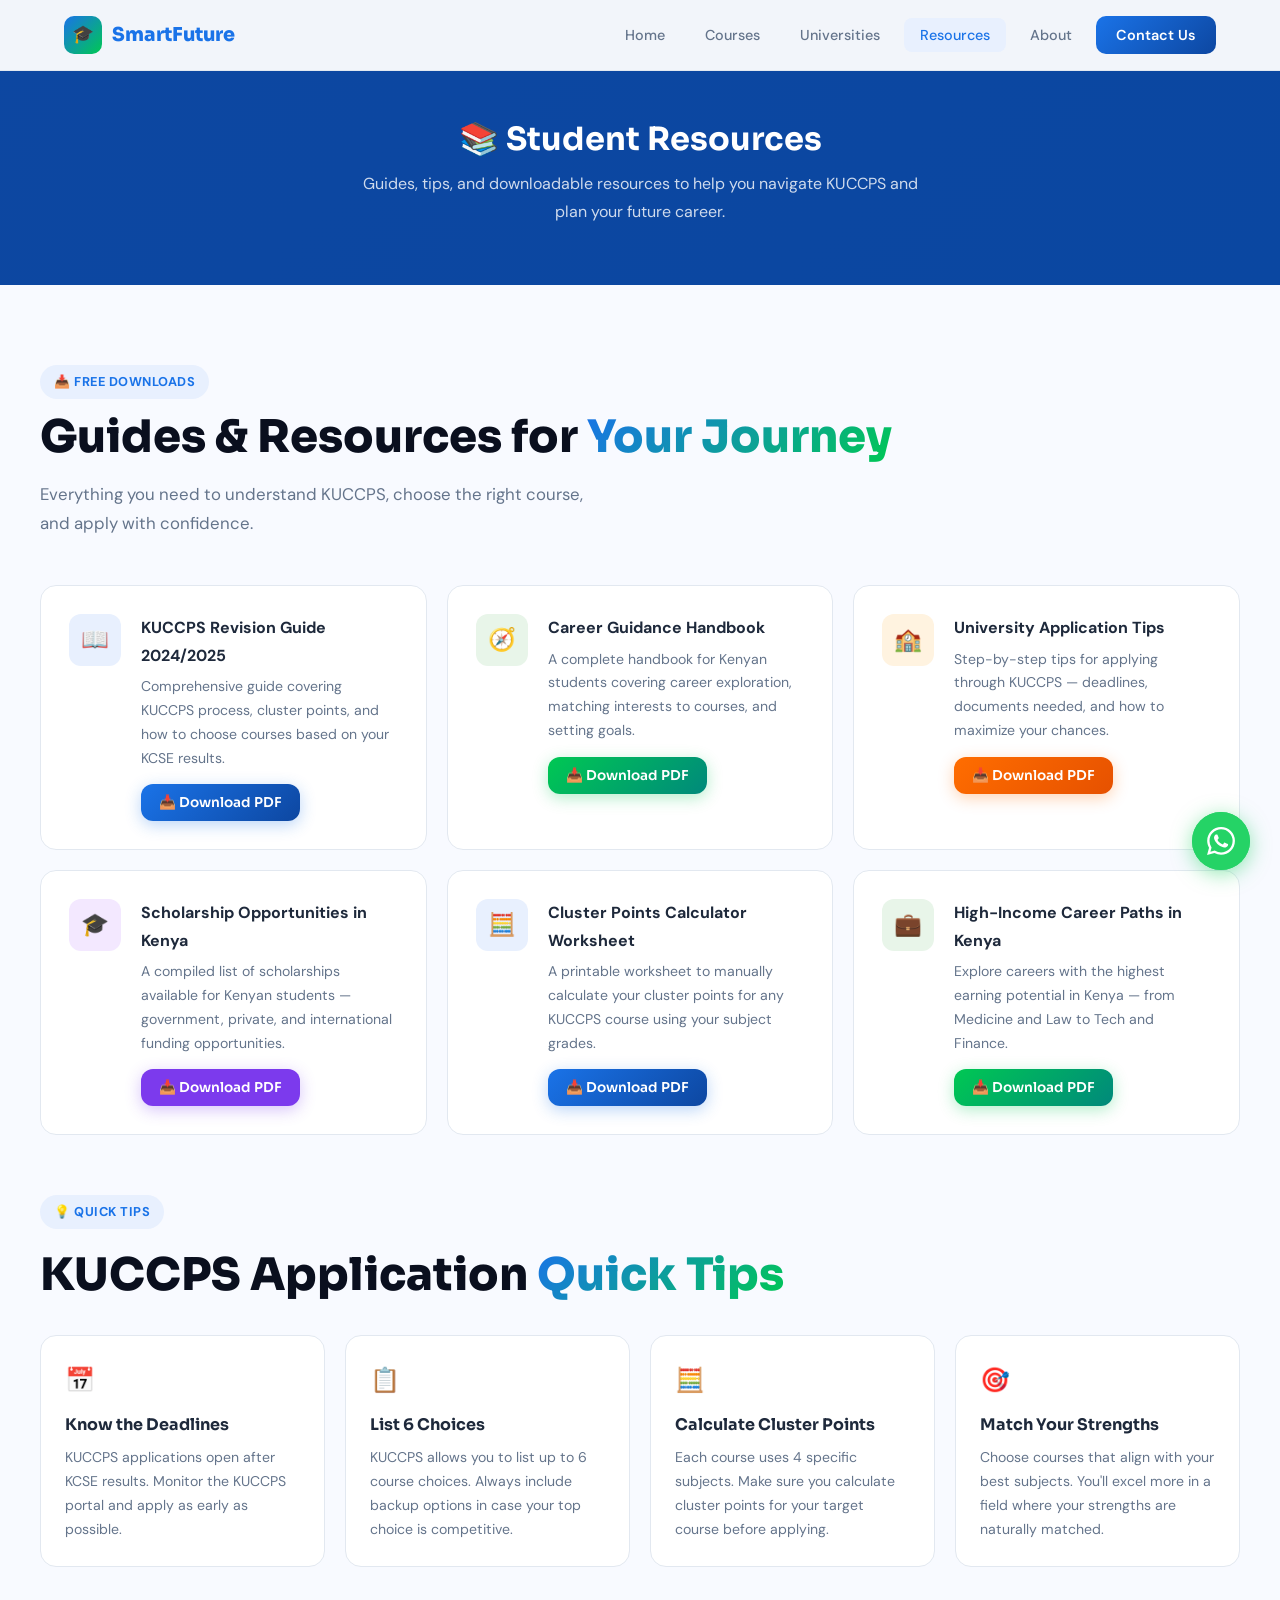
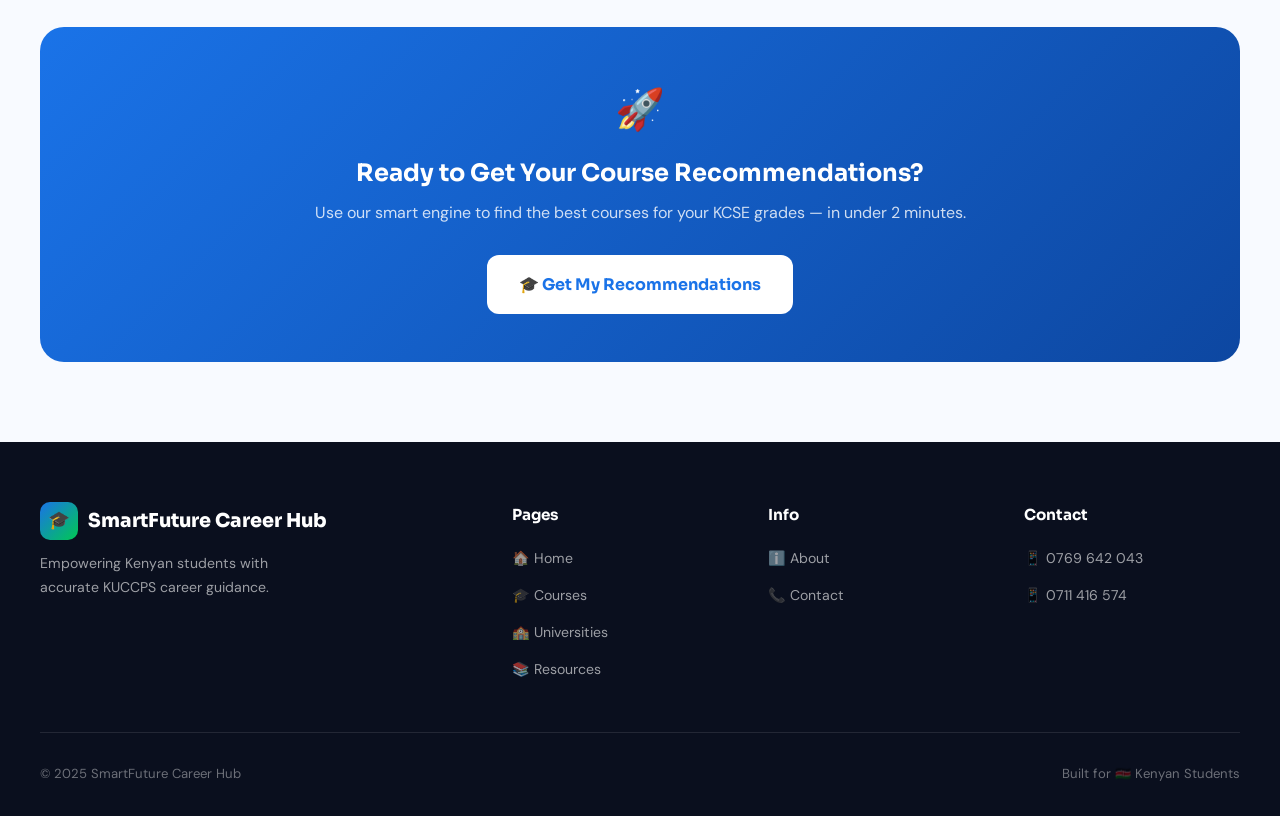
<file: resources.html>
<!DOCTYPE html>
<html lang="en">
<head>
  <meta charset="UTF-8" />
  <meta name="viewport" content="width=device-width, initial-scale=1.0" />
  <title>Student Resources — SmartFuture Career Hub</title>
  <link rel="stylesheet" href="css/style.css" />
  <link rel="icon" href="data:image/svg+xml,<svg xmlns='http://www.w3.org/2000/svg' viewBox='0 0 100 100'><text y='.9em' font-size='90'>📚</text></svg>"/>
</head>
<body>

<nav class="navbar" id="navbar">
  <div class="nav-container">
    <a href="index.html" class="nav-logo"><div class="logo-icon">🎓</div>SmartFuture</a>
    <ul class="nav-menu" id="navMenu">
      <li><a href="index.html">Home</a></li>
      <li><a href="courses.html">Courses</a></li>
      <li><a href="universities.html">Universities</a></li>
      <li><a href="resources.html" class="active">Resources</a></li>
      <li><a href="about.html">About</a></li>
      <li><a href="contact.html" class="nav-cta">Contact Us</a></li>
    </ul>
    <div class="hamburger" id="hamburger"><span></span><span></span><span></span></div>
  </div>
</nav>

<div class="page-header">
  <h1>📚 Student Resources</h1>
  <p>Guides, tips, and downloadable resources to help you navigate KUCCPS and plan your future career.</p>
</div>

<section class="section">
  <div class="section-container">

    <div class="section-label">📥 Free Downloads</div>
    <h2 class="section-title">Guides &amp; Resources for <span class="text-gradient">Your Journey</span></h2>
    <p class="section-subtitle">Everything you need to understand KUCCPS, choose the right course, and apply with confidence.</p>

    <div class="resources-grid">

      <div class="resource-card">
        <div class="resource-icon icon-blue">📖</div>
        <div class="resource-content">
          <div class="resource-title">KUCCPS Revision Guide 2024/2025</div>
          <div class="resource-desc">Comprehensive guide covering KUCCPS process, cluster points, and how to choose courses based on your KCSE results.</div>
          <button class="btn btn-primary" style="padding:10px 18px;font-size:0.85rem" onclick="showDownloadMsg(this, 'KUCCPS Revision Guide')">
            📥 Download PDF
          </button>
        </div>
      </div>

      <div class="resource-card">
        <div class="resource-icon icon-green">🧭</div>
        <div class="resource-content">
          <div class="resource-title">Career Guidance Handbook</div>
          <div class="resource-desc">A complete handbook for Kenyan students covering career exploration, matching interests to courses, and setting goals.</div>
          <button class="btn btn-green" style="padding:10px 18px;font-size:0.85rem" onclick="showDownloadMsg(this, 'Career Guidance Handbook')">
            📥 Download PDF
          </button>
        </div>
      </div>

      <div class="resource-card">
        <div class="resource-icon icon-orange">🏫</div>
        <div class="resource-content">
          <div class="resource-title">University Application Tips</div>
          <div class="resource-desc">Step-by-step tips for applying through KUCCPS — deadlines, documents needed, and how to maximize your chances.</div>
          <button class="btn btn-orange" style="padding:10px 18px;font-size:0.85rem" onclick="showDownloadMsg(this, 'Application Tips Guide')">
            📥 Download PDF
          </button>
        </div>
      </div>

      <div class="resource-card">
        <div class="resource-icon icon-purple">🎓</div>
        <div class="resource-content">
          <div class="resource-title">Scholarship Opportunities in Kenya</div>
          <div class="resource-desc">A compiled list of scholarships available for Kenyan students — government, private, and international funding opportunities.</div>
          <button class="btn" style="padding:10px 18px;font-size:0.85rem;background:var(--purple);color:white;box-shadow:0 4px 16px rgba(124,58,237,0.3)" onclick="showDownloadMsg(this, 'Scholarship Guide')">
            📥 Download PDF
          </button>
        </div>
      </div>

      <div class="resource-card">
        <div class="resource-icon icon-blue">🧮</div>
        <div class="resource-content">
          <div class="resource-title">Cluster Points Calculator Worksheet</div>
          <div class="resource-desc">A printable worksheet to manually calculate your cluster points for any KUCCPS course using your subject grades.</div>
          <button class="btn btn-primary" style="padding:10px 18px;font-size:0.85rem" onclick="showDownloadMsg(this, 'Cluster Points Worksheet')">
            📥 Download PDF
          </button>
        </div>
      </div>

      <div class="resource-card">
        <div class="resource-icon icon-green">💼</div>
        <div class="resource-content">
          <div class="resource-title">High-Income Career Paths in Kenya</div>
          <div class="resource-desc">Explore careers with the highest earning potential in Kenya — from Medicine and Law to Tech and Finance.</div>
          <button class="btn btn-green" style="padding:10px 18px;font-size:0.85rem" onclick="showDownloadMsg(this, 'High Income Careers Guide')">
            📥 Download PDF
          </button>
        </div>
      </div>

    </div>

    <!-- TIPS SECTION -->
    <div style="margin-top:60px">
      <div class="section-label">💡 Quick Tips</div>
      <h2 class="section-title mt-8">KUCCPS Application <span class="text-gradient">Quick Tips</span></h2>
      <div style="display:grid;grid-template-columns:repeat(auto-fit,minmax(250px,1fr));gap:20px;margin-top:32px">
        <div style="background:white;border-radius:var(--radius);padding:24px;border:1px solid var(--gray-light)">
          <div style="font-size:1.5rem;margin-bottom:10px">📅</div>
          <div style="font-family:'Sora',sans-serif;font-weight:700;margin-bottom:8px">Know the Deadlines</div>
          <div style="font-size:0.88rem;color:var(--gray)">KUCCPS applications open after KCSE results. Monitor the KUCCPS portal and apply as early as possible.</div>
        </div>
        <div style="background:white;border-radius:var(--radius);padding:24px;border:1px solid var(--gray-light)">
          <div style="font-size:1.5rem;margin-bottom:10px">📋</div>
          <div style="font-family:'Sora',sans-serif;font-weight:700;margin-bottom:8px">List 6 Choices</div>
          <div style="font-size:0.88rem;color:var(--gray)">KUCCPS allows you to list up to 6 course choices. Always include backup options in case your top choice is competitive.</div>
        </div>
        <div style="background:white;border-radius:var(--radius);padding:24px;border:1px solid var(--gray-light)">
          <div style="font-size:1.5rem;margin-bottom:10px">🧮</div>
          <div style="font-family:'Sora',sans-serif;font-weight:700;margin-bottom:8px">Calculate Cluster Points</div>
          <div style="font-size:0.88rem;color:var(--gray)">Each course uses 4 specific subjects. Make sure you calculate cluster points for your target course before applying.</div>
        </div>
        <div style="background:white;border-radius:var(--radius);padding:24px;border:1px solid var(--gray-light)">
          <div style="font-size:1.5rem;margin-bottom:10px">🎯</div>
          <div style="font-family:'Sora',sans-serif;font-weight:700;margin-bottom:8px">Match Your Strengths</div>
          <div style="font-size:0.88rem;color:var(--gray)">Choose courses that align with your best subjects. You'll excel more in a field where your strengths are naturally matched.</div>
        </div>
      </div>
    </div>

    <!-- CTA -->
    <div style="margin-top:60px;background:linear-gradient(135deg,var(--blue),var(--blue-dark));border-radius:24px;padding:48px;text-align:center;color:white">
      <div style="font-size:2.5rem;margin-bottom:16px">🚀</div>
      <h2 style="color:white;margin-bottom:12px">Ready to Get Your Course Recommendations?</h2>
      <p style="color:rgba(255,255,255,0.8);margin-bottom:28px">Use our smart engine to find the best courses for your KCSE grades — in under 2 minutes.</p>
      <a href="courses.html" class="btn" style="background:white;color:var(--blue);font-weight:700;padding:16px 32px;font-size:1rem">
        🎓 Get My Recommendations
      </a>
    </div>

  </div>
</section>

<!-- WHATSAPP -->
<div class="whatsapp-float">
  <div class="whatsapp-tooltip">💬 Chat with us on WhatsApp</div>
  <a href="https://wa.me/254769642043" target="_blank" class="whatsapp-btn">
    <svg width="28" height="28" viewBox="0 0 24 24" fill="white"><path d="M17.472 14.382c-.297-.149-1.758-.867-2.03-.967-.273-.099-.471-.148-.67.15-.197.297-.767.966-.94 1.164-.173.199-.347.223-.644.075-.297-.15-1.255-.463-2.39-1.475-.883-.788-1.48-1.761-1.653-2.059-.173-.297-.018-.458.13-.606.134-.133.298-.347.446-.52.149-.174.198-.298.298-.497.099-.198.05-.371-.025-.52-.075-.149-.669-1.612-.916-2.207-.242-.579-.487-.5-.669-.51-.173-.008-.371-.01-.57-.01-.198 0-.52.074-.792.372-.272.297-1.04 1.016-1.04 2.479 0 1.462 1.065 2.875 1.213 3.074.149.198 2.096 3.2 5.077 4.487.709.306 1.262.489 1.694.625.712.227 1.36.195 1.871.118.571-.085 1.758-.719 2.006-1.413.248-.694.248-1.289.173-1.413-.074-.124-.272-.198-.57-.347m-5.421 7.403h-.004a9.87 9.87 0 01-5.031-1.378l-.361-.214-3.741.982.998-3.648-.235-.374a9.86 9.86 0 01-1.51-5.26c.001-5.45 4.436-9.884 9.888-9.884 2.64 0 5.122 1.03 6.988 2.898a9.825 9.825 0 012.893 6.994c-.003 5.45-4.437 9.884-9.885 9.884m8.413-18.297A11.815 11.815 0 0012.05 0C5.495 0 .16 5.335.157 11.892c0 2.096.547 4.142 1.588 5.945L.057 24l6.305-1.654a11.882 11.882 0 005.683 1.448h.005c6.554 0 11.89-5.335 11.893-11.893a11.821 11.821 0 00-3.48-8.413Z"/></svg>
  </a>
</div>

<footer class="footer">
  <div class="footer-grid">
    <div><div class="nav-logo" style="color:white;margin-bottom:0"><div class="logo-icon">🎓</div>SmartFuture Career Hub</div><p class="footer-brand-desc">Empowering Kenyan students with accurate KUCCPS career guidance.</p></div>
    <div><div class="footer-col-title">Pages</div><ul class="footer-links"><li><a href="index.html">🏠 Home</a></li><li><a href="courses.html">🎓 Courses</a></li><li><a href="universities.html">🏫 Universities</a></li><li><a href="resources.html">📚 Resources</a></li></ul></div>
    <div><div class="footer-col-title">Info</div><ul class="footer-links"><li><a href="about.html">ℹ️ About</a></li><li><a href="contact.html">📞 Contact</a></li></ul></div>
    <div><div class="footer-col-title">Contact</div><ul class="footer-links"><li><a href="tel:0769642043">📱 0769 642 043</a></li><li><a href="tel:0711416574">📱 0711 416 574</a></li></ul></div>
  </div>
  <div class="footer-bottom"><span>© 2025 SmartFuture Career Hub</span><span>Built for 🇰🇪 Kenyan Students</span></div>
</footer>

<script src="js/main.js"></script>
<script>
function showDownloadMsg(btn, name) {
  const original = btn.innerHTML;
  btn.innerHTML = '⏳ Preparing...';
  btn.disabled = true;
  setTimeout(() => {
    btn.innerHTML = '✅ Coming Soon!';
    setTimeout(() => {
      btn.innerHTML = original;
      btn.disabled = false;
    }, 2000);
  }, 800);
  // To enable real downloads: host PDFs in /assets/ and use:
  // window.open('assets/' + filename + '.pdf', '_blank');
}
</script>
</body>
</html>
</file>
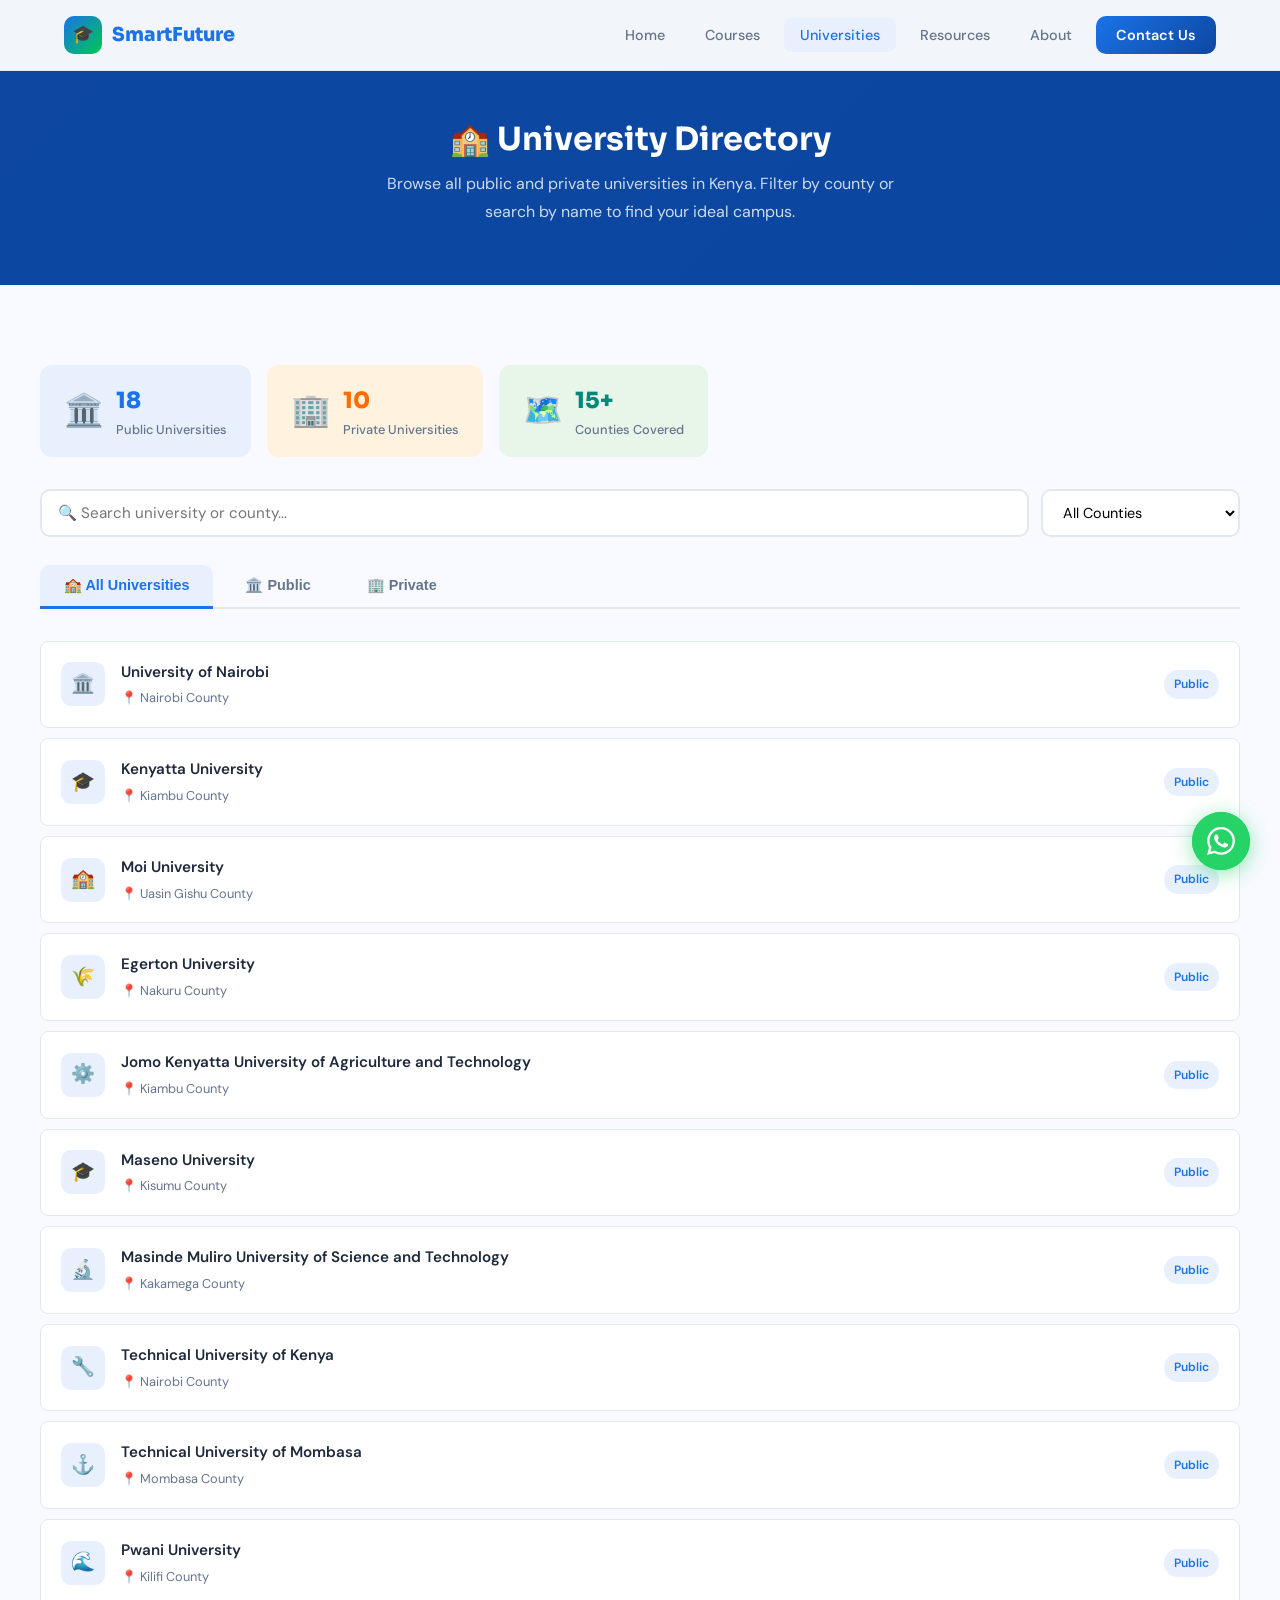
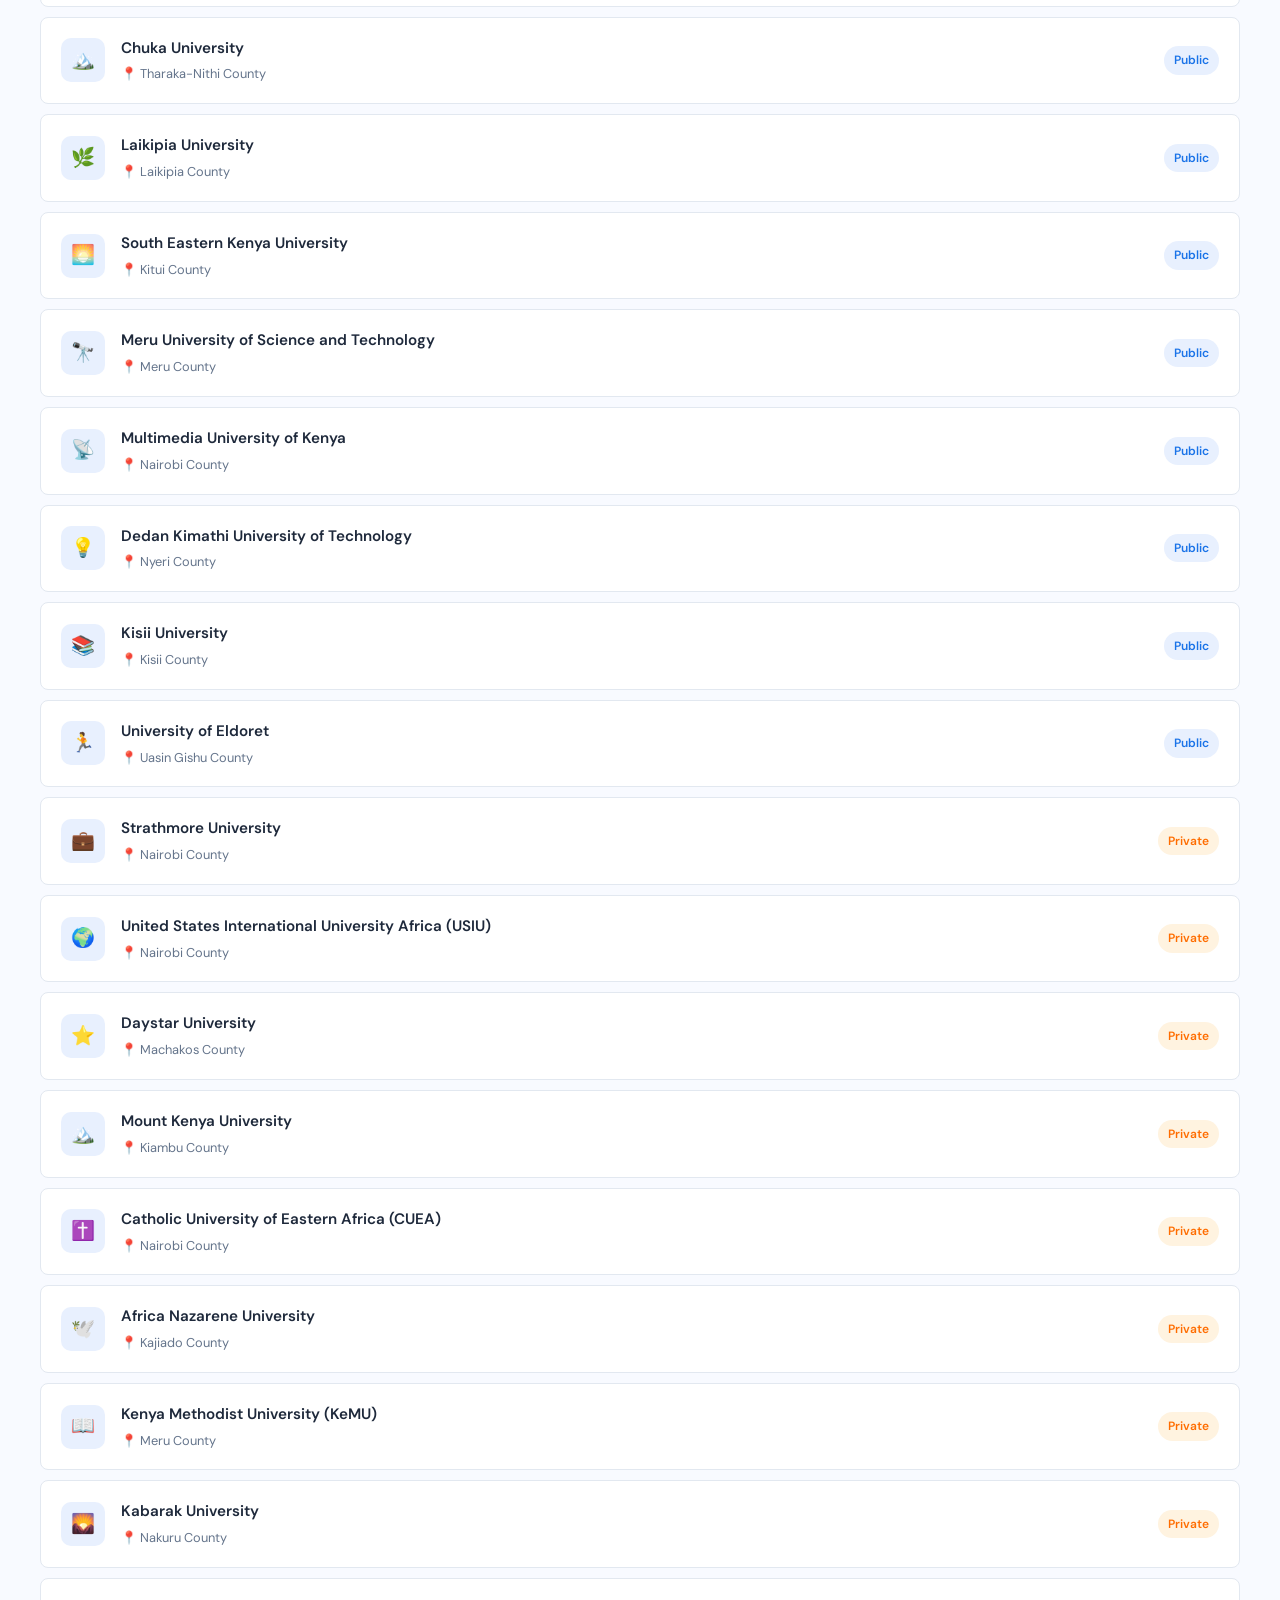
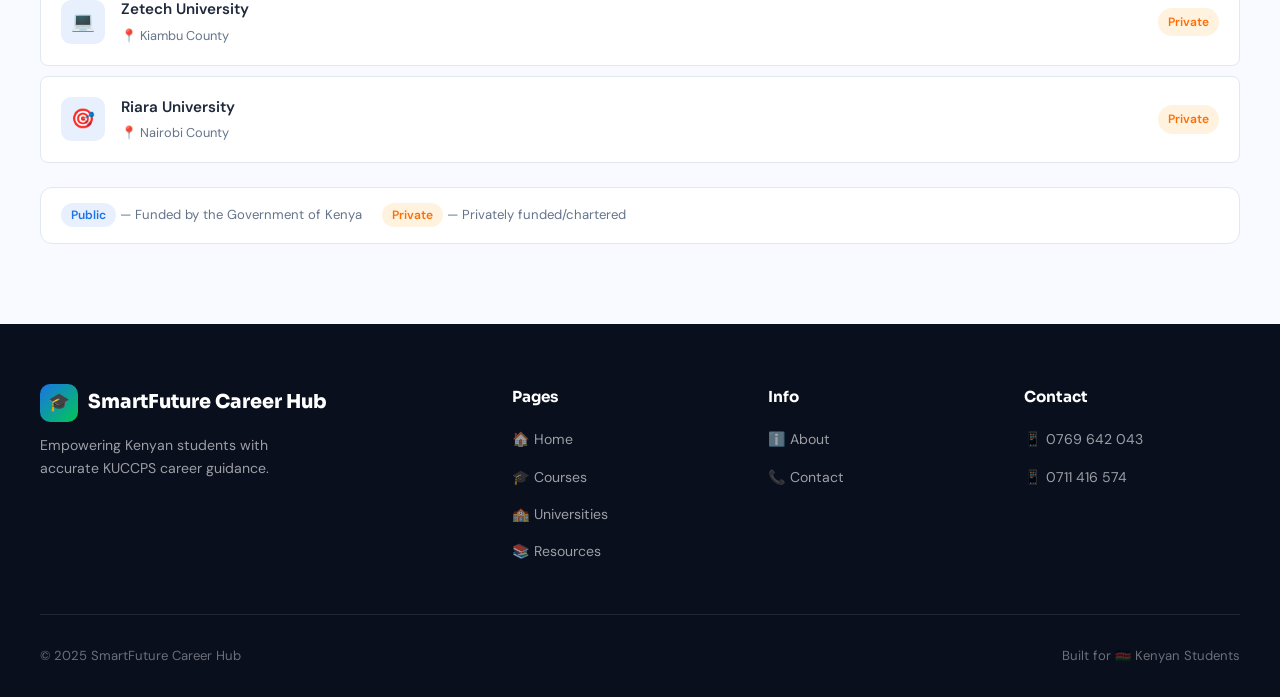
<file: universities.html>
<!DOCTYPE html>
<html lang="en">
<head>
  <meta charset="UTF-8" />
  <meta name="viewport" content="width=device-width, initial-scale=1.0" />
  <title>Universities — SmartFuture Career Hub</title>
  <link rel="stylesheet" href="css/style.css" />
  <link rel="icon" href="data:image/svg+xml,<svg xmlns='http://www.w3.org/2000/svg' viewBox='0 0 100 100'><text y='.9em' font-size='90'>🏫</text></svg>"/>
</head>
<body>

<nav class="navbar" id="navbar">
  <div class="nav-container">
    <a href="index.html" class="nav-logo"><div class="logo-icon">🎓</div>SmartFuture</a>
    <ul class="nav-menu" id="navMenu">
      <li><a href="index.html">Home</a></li>
      <li><a href="courses.html">Courses</a></li>
      <li><a href="universities.html" class="active">Universities</a></li>
      <li><a href="resources.html">Resources</a></li>
      <li><a href="about.html">About</a></li>
      <li><a href="contact.html" class="nav-cta">Contact Us</a></li>
    </ul>
    <div class="hamburger" id="hamburger"><span></span><span></span><span></span></div>
  </div>
</nav>

<div class="page-header">
  <h1>🏫 University Directory</h1>
  <p>Browse all public and private universities in Kenya. Filter by county or search by name to find your ideal campus.</p>
</div>

<section class="section">
  <div class="section-container">

    <!-- STATS BADGES -->
    <div style="display:flex;gap:16px;flex-wrap:wrap;margin-bottom:32px">
      <div style="background:var(--blue-light);border-radius:12px;padding:16px 24px;display:flex;align-items:center;gap:12px">
        <span style="font-size:2rem">🏛️</span>
        <div>
          <div style="font-family:'Sora',sans-serif;font-size:1.4rem;font-weight:800;color:var(--blue)">18</div>
          <div style="font-size:0.8rem;color:var(--gray);font-weight:500">Public Universities</div>
        </div>
      </div>
      <div style="background:var(--orange-light);border-radius:12px;padding:16px 24px;display:flex;align-items:center;gap:12px">
        <span style="font-size:2rem">🏢</span>
        <div>
          <div style="font-family:'Sora',sans-serif;font-size:1.4rem;font-weight:800;color:var(--orange)">10</div>
          <div style="font-size:0.8rem;color:var(--gray);font-weight:500">Private Universities</div>
        </div>
      </div>
      <div style="background:var(--green-light);border-radius:12px;padding:16px 24px;display:flex;align-items:center;gap:12px">
        <span style="font-size:2rem">🗺️</span>
        <div>
          <div style="font-family:'Sora',sans-serif;font-size:1.4rem;font-weight:800;color:var(--green-dark)">15+</div>
          <div style="font-size:0.8rem;color:var(--gray);font-weight:500">Counties Covered</div>
        </div>
      </div>
    </div>

    <!-- SEARCH + FILTER -->
    <div class="uni-search-bar">
      <input type="text" class="uni-search-input" id="uniSearch" placeholder="🔍 Search university or county..." />
      <select class="uni-county-filter" id="countyFilter">
        <option value="all">All Counties</option>
      </select>
    </div>

    <!-- TABS -->
    <div class="uni-tabs">
      <button class="uni-tab active" data-type="all">🏫 All Universities</button>
      <button class="uni-tab" data-type="public">🏛️ Public</button>
      <button class="uni-tab" data-type="private">🏢 Private</button>
    </div>

    <!-- LIST -->
    <div id="uniList"></div>

    <!-- LEGEND -->
    <div style="margin-top:24px;padding:16px 20px;background:white;border-radius:12px;border:1px solid var(--gray-light);display:flex;gap:20px;flex-wrap:wrap;font-size:0.82rem;color:var(--gray)">
      <span><span class="uni-type-badge badge-public">Public</span> — Funded by the Government of Kenya</span>
      <span><span class="uni-type-badge badge-private">Private</span> — Privately funded/chartered</span>
    </div>
  </div>
</section>

<!-- WHATSAPP -->
<div class="whatsapp-float">
  <div class="whatsapp-tooltip">💬 Chat with us on WhatsApp</div>
  <a href="https://wa.me/254769642043" target="_blank" class="whatsapp-btn">
    <svg width="28" height="28" viewBox="0 0 24 24" fill="white"><path d="M17.472 14.382c-.297-.149-1.758-.867-2.03-.967-.273-.099-.471-.148-.67.15-.197.297-.767.966-.94 1.164-.173.199-.347.223-.644.075-.297-.15-1.255-.463-2.39-1.475-.883-.788-1.48-1.761-1.653-2.059-.173-.297-.018-.458.13-.606.134-.133.298-.347.446-.52.149-.174.198-.298.298-.497.099-.198.05-.371-.025-.52-.075-.149-.669-1.612-.916-2.207-.242-.579-.487-.5-.669-.51-.173-.008-.371-.01-.57-.01-.198 0-.52.074-.792.372-.272.297-1.04 1.016-1.04 2.479 0 1.462 1.065 2.875 1.213 3.074.149.198 2.096 3.2 5.077 4.487.709.306 1.262.489 1.694.625.712.227 1.36.195 1.871.118.571-.085 1.758-.719 2.006-1.413.248-.694.248-1.289.173-1.413-.074-.124-.272-.198-.57-.347m-5.421 7.403h-.004a9.87 9.87 0 01-5.031-1.378l-.361-.214-3.741.982.998-3.648-.235-.374a9.86 9.86 0 01-1.51-5.26c.001-5.45 4.436-9.884 9.888-9.884 2.64 0 5.122 1.03 6.988 2.898a9.825 9.825 0 012.893 6.994c-.003 5.45-4.437 9.884-9.885 9.884m8.413-18.297A11.815 11.815 0 0012.05 0C5.495 0 .16 5.335.157 11.892c0 2.096.547 4.142 1.588 5.945L.057 24l6.305-1.654a11.882 11.882 0 005.683 1.448h.005c6.554 0 11.89-5.335 11.893-11.893a11.821 11.821 0 00-3.48-8.413Z"/></svg>
  </a>
</div>

<footer class="footer">
  <div class="footer-grid">
    <div><div class="nav-logo" style="color:white;margin-bottom:0"><div class="logo-icon">🎓</div>SmartFuture Career Hub</div><p class="footer-brand-desc">Empowering Kenyan students with accurate KUCCPS career guidance.</p></div>
    <div><div class="footer-col-title">Pages</div><ul class="footer-links"><li><a href="index.html">🏠 Home</a></li><li><a href="courses.html">🎓 Courses</a></li><li><a href="universities.html">🏫 Universities</a></li><li><a href="resources.html">📚 Resources</a></li></ul></div>
    <div><div class="footer-col-title">Info</div><ul class="footer-links"><li><a href="about.html">ℹ️ About</a></li><li><a href="contact.html">📞 Contact</a></li></ul></div>
    <div><div class="footer-col-title">Contact</div><ul class="footer-links"><li><a href="tel:0769642043">📱 0769 642 043</a></li><li><a href="tel:0711416574">📱 0711 416 574</a></li></ul></div>
  </div>
  <div class="footer-bottom"><span>© 2025 SmartFuture Career Hub</span><span>Built for 🇰🇪 Kenyan Students</span></div>
</footer>

<script src="js/main.js"></script>
<script src="js/universities.js"></script>
</body>
</html>
</file>
<file: css/style.css>
/* ===== SMARTFUTURE CAREER HUB — MAIN STYLESHEET ===== */
@import url('https://fonts.googleapis.com/css2?family=Sora:wght@300;400;500;600;700;800&family=DM+Sans:ital,wght@0,300;0,400;0,500;0,600;1,400&display=swap');

:root {
  --blue: #1a73e8;
  --blue-dark: #0d47a1;
  --blue-light: #e8f0fe;
  --green: #00c853;
  --green-dark: #00897b;
  --green-light: #e8f5e9;
  --orange: #ff6d00;
  --orange-light: #fff3e0;
  --yellow: #ffd600;
  --purple: #7c3aed;
  --red: #e53935;
  --bg: #f8faff;
  --white: #ffffff;
  --dark: #0a0f1e;
  --gray: #64748b;
  --gray-light: #e2e8f0;
  --text: #1e293b;
  --card-shadow: 0 4px 24px rgba(26, 115, 232, 0.10);
  --radius: 16px;
  --radius-sm: 8px;
  --transition: all 0.3s cubic-bezier(0.4, 0, 0.2, 1);
}

*, *::before, *::after { box-sizing: border-box; margin: 0; padding: 0; }
html { scroll-behavior: smooth; }

body {
  font-family: 'DM Sans', sans-serif;
  background: var(--bg);
  color: var(--text);
  line-height: 1.7;
  overflow-x: hidden;
}

h1, h2, h3, h4, h5 {
  font-family: 'Sora', sans-serif;
  line-height: 1.2;
  color: var(--dark);
}

a { text-decoration: none; color: inherit; }

img { max-width: 100%; height: auto; }

/* ===== NAVBAR ===== */
.navbar {
  position: fixed;
  top: 0; left: 0; right: 0;
  z-index: 1000;
  background: rgba(255,255,255,0.95);
  backdrop-filter: blur(20px);
  border-bottom: 1px solid var(--gray-light);
  transition: var(--transition);
}

.navbar.scrolled {
  box-shadow: 0 2px 20px rgba(26,115,232,0.15);
}

.nav-container {
  max-width: 1200px;
  margin: 0 auto;
  padding: 0 24px;
  display: flex;
  align-items: center;
  justify-content: space-between;
  height: 70px;
}

.nav-logo {
  display: flex;
  align-items: center;
  gap: 10px;
  font-family: 'Sora', sans-serif;
  font-weight: 800;
  font-size: 1.2rem;
  color: var(--blue);
}

.nav-logo .logo-icon {
  width: 38px; height: 38px;
  background: linear-gradient(135deg, var(--blue), var(--green));
  border-radius: 10px;
  display: flex; align-items: center; justify-content: center;
  color: white; font-size: 1.1rem;
}

.nav-menu {
  display: flex;
  align-items: center;
  gap: 8px;
  list-style: none;
}

.nav-menu a {
  padding: 8px 16px;
  border-radius: 8px;
  font-weight: 500;
  font-size: 0.9rem;
  color: var(--gray);
  transition: var(--transition);
}

.nav-menu a:hover, .nav-menu a.active {
  color: var(--blue);
  background: var(--blue-light);
}

.nav-cta {
  background: linear-gradient(135deg, var(--blue), var(--blue-dark)) !important;
  color: white !important;
  padding: 10px 20px !important;
  border-radius: 10px !important;
  font-weight: 600 !important;
}

.nav-cta:hover {
  transform: translateY(-2px);
  box-shadow: 0 8px 20px rgba(26,115,232,0.3) !important;
  background: linear-gradient(135deg, var(--blue), var(--blue-dark)) !important;
  color: white !important;
}

.hamburger {
  display: none;
  flex-direction: column;
  gap: 5px;
  cursor: pointer;
  padding: 8px;
  border-radius: 8px;
  background: var(--blue-light);
}

.hamburger span {
  width: 22px; height: 2px;
  background: var(--blue);
  border-radius: 2px;
  transition: var(--transition);
}

/* ===== BUTTONS ===== */
.btn {
  display: inline-flex;
  align-items: center;
  gap: 8px;
  padding: 14px 28px;
  border-radius: 12px;
  font-family: 'Sora', sans-serif;
  font-weight: 600;
  font-size: 0.95rem;
  cursor: pointer;
  transition: var(--transition);
  border: none;
  outline: none;
}

.btn-primary {
  background: linear-gradient(135deg, var(--blue), var(--blue-dark));
  color: white;
  box-shadow: 0 4px 16px rgba(26,115,232,0.3);
}

.btn-primary:hover {
  transform: translateY(-3px);
  box-shadow: 0 8px 28px rgba(26,115,232,0.4);
}

.btn-secondary {
  background: white;
  color: var(--blue);
  border: 2px solid var(--blue);
}

.btn-secondary:hover {
  background: var(--blue-light);
  transform: translateY(-2px);
}

.btn-green {
  background: linear-gradient(135deg, var(--green), var(--green-dark));
  color: white;
  box-shadow: 0 4px 16px rgba(0,200,83,0.3);
}

.btn-green:hover {
  transform: translateY(-3px);
  box-shadow: 0 8px 28px rgba(0,200,83,0.4);
}

.btn-orange {
  background: linear-gradient(135deg, var(--orange), #e65100);
  color: white;
  box-shadow: 0 4px 16px rgba(255,109,0,0.3);
}

.btn-orange:hover {
  transform: translateY(-3px);
  box-shadow: 0 8px 28px rgba(255,109,0,0.4);
}

/* ===== HERO ===== */
.hero {
  min-height: 100vh;
  padding: 100px 24px 60px;
  display: flex;
  align-items: center;
  background: linear-gradient(135deg, #f0f7ff 0%, #e8f5e9 50%, #fff8e1 100%);
  position: relative;
  overflow: hidden;
}

.hero::before {
  content: '';
  position: absolute;
  top: -100px; right: -100px;
  width: 500px; height: 500px;
  background: radial-gradient(circle, rgba(26,115,232,0.1) 0%, transparent 70%);
  border-radius: 50%;
}

.hero::after {
  content: '';
  position: absolute;
  bottom: -100px; left: -100px;
  width: 400px; height: 400px;
  background: radial-gradient(circle, rgba(0,200,83,0.08) 0%, transparent 70%);
  border-radius: 50%;
}

.hero-container {
  max-width: 1200px;
  margin: 0 auto;
  display: grid;
  grid-template-columns: 1fr 1fr;
  gap: 60px;
  align-items: center;
  position: relative;
  z-index: 1;
}

.hero-badge {
  display: inline-flex;
  align-items: center;
  gap: 8px;
  background: white;
  border: 1px solid var(--blue-light);
  padding: 8px 16px;
  border-radius: 100px;
  font-size: 0.85rem;
  font-weight: 600;
  color: var(--blue);
  margin-bottom: 20px;
  animation: fadeInUp 0.6s ease forwards;
}

.hero-badge span { color: var(--green); }

.hero-title {
  font-size: clamp(2.2rem, 5vw, 3.5rem);
  font-weight: 800;
  line-height: 1.15;
  color: var(--dark);
  margin-bottom: 20px;
  animation: fadeInUp 0.7s ease forwards;
}

.hero-title .highlight {
  background: linear-gradient(135deg, var(--blue), var(--green));
  -webkit-background-clip: text;
  -webkit-text-fill-color: transparent;
  background-clip: text;
}

.hero-subtitle {
  font-size: 1.1rem;
  color: var(--gray);
  margin-bottom: 36px;
  max-width: 480px;
  animation: fadeInUp 0.8s ease forwards;
}

.hero-btns {
  display: flex;
  gap: 16px;
  flex-wrap: wrap;
  animation: fadeInUp 0.9s ease forwards;
}

.hero-stats {
  display: flex;
  gap: 32px;
  margin-top: 48px;
  animation: fadeInUp 1s ease forwards;
}

.stat-item { text-align: center; }
.stat-num {
  font-family: 'Sora', sans-serif;
  font-size: 1.8rem;
  font-weight: 800;
  color: var(--blue);
}
.stat-label { font-size: 0.8rem; color: var(--gray); font-weight: 500; }

.hero-visual {
  position: relative;
  animation: fadeInRight 0.8s ease forwards;
}

.hero-card {
  background: white;
  border-radius: 20px;
  padding: 28px;
  box-shadow: var(--card-shadow);
  border: 1px solid var(--gray-light);
}

.hero-card-title {
  font-family: 'Sora', sans-serif;
  font-weight: 700;
  font-size: 1rem;
  margin-bottom: 16px;
  color: var(--dark);
}

.grade-display {
  display: flex;
  align-items: center;
  gap: 16px;
  padding: 16px;
  background: var(--blue-light);
  border-radius: 12px;
  margin-bottom: 12px;
}

.grade-letter {
  font-family: 'Sora', sans-serif;
  font-size: 2.5rem;
  font-weight: 800;
  color: var(--blue);
}

.grade-info { flex: 1; }
.grade-label { font-size: 0.75rem; color: var(--gray); }
.grade-courses { font-weight: 600; font-size: 0.85rem; color: var(--dark); }

.course-chip {
  display: inline-flex;
  align-items: center;
  gap: 6px;
  padding: 8px 14px;
  border-radius: 100px;
  font-size: 0.8rem;
  font-weight: 600;
  margin: 4px;
}

.chip-blue { background: var(--blue-light); color: var(--blue); }
.chip-green { background: var(--green-light); color: var(--green-dark); }
.chip-orange { background: var(--orange-light); color: var(--orange); }

.floating-badge {
  position: absolute;
  background: white;
  border-radius: 12px;
  padding: 12px 16px;
  box-shadow: 0 8px 32px rgba(0,0,0,0.12);
  font-family: 'Sora', sans-serif;
  font-weight: 700;
  font-size: 0.85rem;
  animation: float 3s ease-in-out infinite;
}

.floating-badge.top-right {
  top: -20px; right: -20px;
  color: var(--green-dark);
  background: linear-gradient(135deg, var(--green-light), white);
}

.floating-badge.bottom-left {
  bottom: -20px; left: -20px;
  color: var(--orange);
  background: linear-gradient(135deg, var(--orange-light), white);
  animation-delay: 1.5s;
}

/* ===== SECTIONS ===== */
.section {
  padding: 80px 24px;
}

.section-container {
  max-width: 1200px;
  margin: 0 auto;
}

.section-label {
  display: inline-flex;
  align-items: center;
  gap: 8px;
  background: var(--blue-light);
  color: var(--blue);
  padding: 6px 14px;
  border-radius: 100px;
  font-size: 0.8rem;
  font-weight: 700;
  text-transform: uppercase;
  letter-spacing: 0.5px;
  margin-bottom: 12px;
}

.section-title {
  font-size: clamp(1.8rem, 3.5vw, 2.8rem);
  font-weight: 800;
  margin-bottom: 16px;
}

.section-subtitle {
  font-size: 1.05rem;
  color: var(--gray);
  max-width: 560px;
  margin-bottom: 48px;
}

/* ===== FEATURES CARDS ===== */
.features-grid {
  display: grid;
  grid-template-columns: repeat(auto-fit, minmax(260px, 1fr));
  gap: 24px;
}

.feature-card {
  background: white;
  border-radius: var(--radius);
  padding: 32px 28px;
  border: 1px solid var(--gray-light);
  transition: var(--transition);
  position: relative;
  overflow: hidden;
}

.feature-card::before {
  content: '';
  position: absolute;
  top: 0; left: 0; right: 0;
  height: 4px;
  background: var(--card-accent, linear-gradient(90deg, var(--blue), var(--green)));
}

.feature-card:hover {
  transform: translateY(-6px);
  box-shadow: 0 20px 48px rgba(26,115,232,0.15);
  border-color: var(--blue-light);
}

.feature-icon {
  width: 56px; height: 56px;
  border-radius: 14px;
  display: flex; align-items: center; justify-content: center;
  font-size: 1.5rem;
  margin-bottom: 20px;
}

.icon-blue { background: var(--blue-light); }
.icon-green { background: var(--green-light); }
.icon-orange { background: var(--orange-light); }
.icon-purple { background: #f3e8ff; }

.feature-title {
  font-size: 1.1rem;
  font-weight: 700;
  margin-bottom: 10px;
}

.feature-desc {
  font-size: 0.9rem;
  color: var(--gray);
  line-height: 1.6;
}

/* ===== PHOTOS SECTION ===== */
.photos-section {
  background: var(--dark);
  padding: 80px 24px;
  overflow: hidden;
}

.photos-grid {
  display: grid;
  grid-template-columns: 1fr 1fr 1fr;
  grid-template-rows: 200px 200px;
  gap: 16px;
  max-width: 1200px;
  margin: 0 auto 0;
}

.photo-card {
  border-radius: var(--radius);
  overflow: hidden;
  position: relative;
  background: linear-gradient(135deg, var(--blue-dark), var(--green-dark));
}

.photo-card:nth-child(1) { grid-column: 1 / 2; grid-row: 1 / 3; }
.photo-card:nth-child(2) { grid-column: 2 / 3; grid-row: 1 / 2; }
.photo-card:nth-child(3) { grid-column: 3 / 4; grid-row: 1 / 2; }
.photo-card:nth-child(4) { grid-column: 2 / 4; grid-row: 2 / 3; }

.photo-inner {
  width: 100%; height: 100%;
  display: flex; align-items: center; justify-content: center;
  font-size: 3rem;
  position: relative;
}

.photo-overlay {
  position: absolute;
  bottom: 0; left: 0; right: 0;
  background: linear-gradient(transparent, rgba(0,0,0,0.7));
  padding: 20px;
}

.photo-overlay p {
  color: white;
  font-family: 'Sora', sans-serif;
  font-weight: 700;
  font-size: 1rem;
}

.photo-card-1 { background: linear-gradient(135deg, #1565c0, #0d47a1); }
.photo-card-2 { background: linear-gradient(135deg, #00796b, #004d40); }
.photo-card-3 { background: linear-gradient(135deg, #e65100, #bf360c); }
.photo-card-4 { background: linear-gradient(135deg, #4a148c, #1a237e); }

/* ===== WHY CHOOSE US ===== */
.why-section {
  background: linear-gradient(135deg, var(--blue-dark), #0d47a1);
  color: white;
  padding: 80px 24px;
}

.why-section .section-label {
  background: rgba(255,255,255,0.15);
  color: white;
}

.why-section .section-title { color: white; }
.why-section .section-subtitle { color: rgba(255,255,255,0.75); }

.why-grid {
  display: grid;
  grid-template-columns: repeat(auto-fit, minmax(220px, 1fr));
  gap: 24px;
}

.why-card {
  background: rgba(255,255,255,0.1);
  border: 1px solid rgba(255,255,255,0.2);
  border-radius: var(--radius);
  padding: 28px 24px;
  backdrop-filter: blur(10px);
  transition: var(--transition);
}

.why-card:hover {
  background: rgba(255,255,255,0.18);
  transform: translateY(-4px);
}

.why-icon { font-size: 2rem; margin-bottom: 12px; }
.why-title { font-family: 'Sora', sans-serif; font-weight: 700; color: white; margin-bottom: 8px; }
.why-desc { font-size: 0.88rem; color: rgba(255,255,255,0.75); }

/* ===== RESOURCES ===== */
.resource-card {
  background: white;
  border-radius: var(--radius);
  padding: 28px;
  border: 1px solid var(--gray-light);
  display: flex;
  align-items: flex-start;
  gap: 20px;
  transition: var(--transition);
}

.resource-card:hover {
  transform: translateY(-4px);
  box-shadow: var(--card-shadow);
  border-color: var(--blue-light);
}

.resource-icon {
  width: 52px; height: 52px;
  border-radius: 12px;
  display: flex; align-items: center; justify-content: center;
  font-size: 1.4rem;
  flex-shrink: 0;
}

.resource-content { flex: 1; }
.resource-title { font-weight: 700; margin-bottom: 6px; font-size: 1rem; }
.resource-desc { font-size: 0.88rem; color: var(--gray); margin-bottom: 14px; }

.resources-grid {
  display: grid;
  grid-template-columns: repeat(auto-fit, minmax(300px, 1fr));
  gap: 20px;
}

/* ===== ABOUT ===== */
.about-grid {
  display: grid;
  grid-template-columns: 1fr 1fr;
  gap: 60px;
  align-items: start;
}

.about-visual {
  background: linear-gradient(135deg, var(--blue-light), var(--green-light));
  border-radius: 24px;
  padding: 40px;
  text-align: center;
}

.about-icon-big { font-size: 5rem; margin-bottom: 20px; }
.about-tagline {
  font-family: 'Sora', sans-serif;
  font-weight: 800;
  font-size: 1.4rem;
  color: var(--blue-dark);
  margin-bottom: 16px;
}

.vm-card {
  background: white;
  border-radius: var(--radius);
  padding: 24px;
  margin-bottom: 16px;
  border-left: 4px solid var(--blue);
}

.vm-card.green { border-left-color: var(--green); }

.vm-label {
  font-size: 0.75rem;
  font-weight: 700;
  text-transform: uppercase;
  letter-spacing: 1px;
  color: var(--blue);
  margin-bottom: 8px;
}

.vm-card.green .vm-label { color: var(--green-dark); }

/* ===== UNIVERSITIES ===== */
.uni-tabs {
  display: flex;
  gap: 8px;
  margin-bottom: 32px;
  border-bottom: 2px solid var(--gray-light);
  padding-bottom: 0;
}

.uni-tab {
  padding: 12px 24px;
  border-radius: 10px 10px 0 0;
  font-weight: 600;
  font-size: 0.9rem;
  cursor: pointer;
  border: none;
  background: none;
  color: var(--gray);
  transition: var(--transition);
  border-bottom: 3px solid transparent;
  margin-bottom: -2px;
}

.uni-tab.active {
  color: var(--blue);
  border-bottom-color: var(--blue);
  background: var(--blue-light);
}

.uni-search-bar {
  display: flex;
  gap: 12px;
  margin-bottom: 28px;
  flex-wrap: wrap;
}

.uni-search-input {
  flex: 1;
  min-width: 200px;
  padding: 12px 16px;
  border: 2px solid var(--gray-light);
  border-radius: 10px;
  font-size: 0.95rem;
  outline: none;
  transition: var(--transition);
  font-family: 'DM Sans', sans-serif;
}

.uni-search-input:focus { border-color: var(--blue); }

.uni-county-filter {
  padding: 12px 16px;
  border: 2px solid var(--gray-light);
  border-radius: 10px;
  font-size: 0.9rem;
  outline: none;
  background: white;
  font-family: 'DM Sans', sans-serif;
  cursor: pointer;
}

.uni-card {
  background: white;
  border-radius: var(--radius-sm);
  padding: 18px 20px;
  border: 1px solid var(--gray-light);
  display: flex;
  align-items: center;
  gap: 16px;
  transition: var(--transition);
  margin-bottom: 10px;
}

.uni-card:hover {
  border-color: var(--blue);
  transform: translateX(4px);
  box-shadow: var(--card-shadow);
}

.uni-icon {
  width: 44px; height: 44px;
  border-radius: 10px;
  display: flex; align-items: center; justify-content: center;
  font-size: 1.2rem;
  background: var(--blue-light);
  flex-shrink: 0;
}

.uni-name { font-weight: 600; font-size: 0.95rem; margin-bottom: 2px; }
.uni-county { font-size: 0.8rem; color: var(--gray); display: flex; align-items: center; gap: 4px; }

.uni-type-badge {
  margin-left: auto;
  padding: 4px 10px;
  border-radius: 100px;
  font-size: 0.75rem;
  font-weight: 600;
}

.badge-public { background: var(--blue-light); color: var(--blue); }
.badge-private { background: var(--orange-light); color: var(--orange); }

/* ===== COURSES PAGE ===== */
.grade-form {
  background: white;
  border-radius: 24px;
  padding: 40px;
  box-shadow: var(--card-shadow);
  border: 1px solid var(--gray-light);
  max-width: 700px;
  margin: 0 auto;
}

.form-title {
  font-family: 'Sora', sans-serif;
  font-size: 1.4rem;
  font-weight: 800;
  margin-bottom: 8px;
  color: var(--dark);
}

.form-subtitle {
  font-size: 0.9rem;
  color: var(--gray);
  margin-bottom: 28px;
}

.form-row {
  margin-bottom: 20px;
}

.form-label {
  display: block;
  font-weight: 600;
  font-size: 0.88rem;
  margin-bottom: 8px;
  color: var(--dark);
}

.form-select, .form-input {
  width: 100%;
  padding: 12px 16px;
  border: 2px solid var(--gray-light);
  border-radius: 10px;
  font-size: 0.95rem;
  font-family: 'DM Sans', sans-serif;
  outline: none;
  transition: var(--transition);
  background: white;
  color: var(--text);
}

.form-select:focus, .form-input:focus {
  border-color: var(--blue);
  box-shadow: 0 0 0 4px rgba(26,115,232,0.08);
}

.subjects-grid {
  display: grid;
  grid-template-columns: 1fr 1fr;
  gap: 16px;
}

/* Payment modal */
.modal-overlay {
  position: fixed;
  inset: 0;
  background: rgba(10,15,30,0.75);
  backdrop-filter: blur(6px);
  z-index: 2000;
  display: flex;
  align-items: center;
  justify-content: center;
  padding: 24px;
  opacity: 0;
  pointer-events: none;
  transition: var(--transition);
}

.modal-overlay.active {
  opacity: 1;
  pointer-events: all;
}

.modal {
  background: white;
  border-radius: 24px;
  padding: 40px;
  max-width: 480px;
  width: 100%;
  text-align: center;
  transform: scale(0.9) translateY(20px);
  transition: var(--transition);
}

.modal-overlay.active .modal {
  transform: scale(1) translateY(0);
}

.modal-icon { font-size: 3.5rem; margin-bottom: 16px; }
.modal-title { font-family: 'Sora', sans-serif; font-size: 1.4rem; font-weight: 800; margin-bottom: 12px; }
.modal-desc { color: var(--gray); font-size: 0.95rem; margin-bottom: 24px; }

.payment-features {
  background: var(--green-light);
  border-radius: 12px;
  padding: 16px;
  margin-bottom: 24px;
  text-align: left;
}

.payment-feature {
  display: flex;
  align-items: center;
  gap: 8px;
  font-size: 0.88rem;
  font-weight: 500;
  color: var(--green-dark);
  margin-bottom: 6px;
}

/* Results section */
.results-section {
  display: none;
  max-width: 800px;
  margin: 32px auto 0;
}

.results-section.visible { display: block; }

.results-header {
  background: linear-gradient(135deg, var(--green), var(--green-dark));
  border-radius: 16px 16px 0 0;
  padding: 24px 28px;
  color: white;
}

.results-body {
  background: white;
  border-radius: 0 0 16px 16px;
  border: 1px solid var(--gray-light);
  border-top: none;
  padding: 28px;
}

.result-course-card {
  display: flex;
  align-items: flex-start;
  gap: 16px;
  padding: 16px;
  border-radius: 12px;
  border: 1px solid var(--gray-light);
  margin-bottom: 12px;
  transition: var(--transition);
}

.result-course-card:hover {
  border-color: var(--green);
  background: var(--green-light);
}

.result-num {
  width: 32px; height: 32px;
  border-radius: 8px;
  background: var(--blue-light);
  display: flex; align-items: center; justify-content: center;
  font-weight: 700; font-size: 0.85rem;
  color: var(--blue);
  flex-shrink: 0;
}

.result-course-name { font-weight: 700; margin-bottom: 4px; }
.result-course-meta { font-size: 0.82rem; color: var(--gray); }

.high-income-tag {
  display: inline-flex;
  align-items: center;
  gap: 4px;
  background: var(--orange-light);
  color: var(--orange);
  padding: 3px 10px;
  border-radius: 100px;
  font-size: 0.75rem;
  font-weight: 700;
  margin-left: 8px;
}

.cluster-points-display {
  background: var(--blue-light);
  border-radius: 10px;
  padding: 12px 16px;
  margin-top: 8px;
  font-size: 0.85rem;
}

.cluster-points-num {
  font-family: 'Sora', sans-serif;
  font-size: 1.4rem;
  font-weight: 800;
  color: var(--blue);
}

/* ===== CONTACT ===== */
.contact-grid {
  display: grid;
  grid-template-columns: 1fr 1.5fr;
  gap: 48px;
  align-items: start;
}

.contact-info-card {
  background: linear-gradient(135deg, var(--blue), var(--blue-dark));
  border-radius: 24px;
  padding: 40px 32px;
  color: white;
}

.contact-info-title {
  font-family: 'Sora', sans-serif;
  font-size: 1.4rem;
  font-weight: 800;
  margin-bottom: 8px;
}

.contact-info-subtitle {
  font-size: 0.9rem;
  opacity: 0.8;
  margin-bottom: 32px;
}

.contact-item {
  display: flex;
  align-items: center;
  gap: 14px;
  margin-bottom: 20px;
}

.contact-item-icon {
  width: 44px; height: 44px;
  border-radius: 10px;
  background: rgba(255,255,255,0.15);
  display: flex; align-items: center; justify-content: center;
  font-size: 1.1rem;
}

.contact-item-label { font-size: 0.78rem; opacity: 0.7; margin-bottom: 2px; }
.contact-item-value { font-weight: 600; font-size: 0.95rem; }

.contact-form-card {
  background: white;
  border-radius: 24px;
  padding: 40px;
  box-shadow: var(--card-shadow);
  border: 1px solid var(--gray-light);
}

/* ===== FOOTER ===== */
.footer {
  background: var(--dark);
  color: white;
  padding: 60px 24px 30px;
}

.footer-grid {
  max-width: 1200px;
  margin: 0 auto;
  display: grid;
  grid-template-columns: 2fr 1fr 1fr 1fr;
  gap: 40px;
  padding-bottom: 40px;
  border-bottom: 1px solid rgba(255,255,255,0.1);
  margin-bottom: 30px;
}

.footer-brand-desc {
  font-size: 0.88rem;
  color: rgba(255,255,255,0.6);
  margin: 12px 0 20px;
  max-width: 280px;
  line-height: 1.7;
}

.footer-col-title {
  font-family: 'Sora', sans-serif;
  font-weight: 700;
  margin-bottom: 16px;
  font-size: 0.95rem;
}

.footer-links { list-style: none; }
.footer-links li { margin-bottom: 10px; }
.footer-links a {
  color: rgba(255,255,255,0.6);
  font-size: 0.88rem;
  transition: var(--transition);
}
.footer-links a:hover { color: white; padding-left: 4px; }

.footer-bottom {
  max-width: 1200px;
  margin: 0 auto;
  display: flex;
  align-items: center;
  justify-content: space-between;
  font-size: 0.82rem;
  color: rgba(255,255,255,0.4);
}

/* ===== WHATSAPP FLOAT ===== */
.whatsapp-float {
  position: fixed;
  bottom: 30px; right: 30px;
  z-index: 999;
  display: flex;
  flex-direction: column;
  align-items: flex-end;
  gap: 10px;
}

.whatsapp-tooltip {
  background: var(--dark);
  color: white;
  padding: 8px 14px;
  border-radius: 8px;
  font-size: 0.78rem;
  font-weight: 500;
  white-space: nowrap;
  opacity: 0;
  transform: translateX(10px);
  transition: var(--transition);
  pointer-events: none;
}

.whatsapp-float:hover .whatsapp-tooltip {
  opacity: 1;
  transform: translateX(0);
}

.whatsapp-btn {
  width: 58px; height: 58px;
  border-radius: 50%;
  background: #25D366;
  display: flex; align-items: center; justify-content: center;
  box-shadow: 0 4px 20px rgba(37,211,102,0.5);
  transition: var(--transition);
  color: white;
  font-size: 1.5rem;
  text-decoration: none;
}

.whatsapp-btn:hover {
  transform: scale(1.1);
  box-shadow: 0 8px 32px rgba(37,211,102,0.6);
}

.whatsapp-btn::before {
  content: '';
  position: absolute;
  width: 58px; height: 58px;
  border-radius: 50%;
  background: #25D366;
  animation: pulse-wa 2s ease-out infinite;
  z-index: -1;
}

/* ===== LOADING ===== */
.loading-spinner {
  width: 36px; height: 36px;
  border: 3px solid var(--gray-light);
  border-top-color: var(--blue);
  border-radius: 50%;
  animation: spin 0.8s linear infinite;
  margin: 0 auto;
}

/* ===== ANIMATIONS ===== */
@keyframes fadeInUp {
  from { opacity: 0; transform: translateY(24px); }
  to { opacity: 1; transform: translateY(0); }
}

@keyframes fadeInRight {
  from { opacity: 0; transform: translateX(24px); }
  to { opacity: 1; transform: translateX(0); }
}

@keyframes float {
  0%, 100% { transform: translateY(0); }
  50% { transform: translateY(-10px); }
}

@keyframes spin {
  to { transform: rotate(360deg); }
}

@keyframes pulse-wa {
  0% { transform: scale(1); opacity: 0.6; }
  100% { transform: scale(1.8); opacity: 0; }
}

/* ===== PAGE HEADER ===== */
.page-header {
  background: linear-gradient(135deg, var(--blue-dark), #0a47a1);
  padding: 120px 24px 60px;
  text-align: center;
  color: white;
}

.page-header h1 { color: white; margin-bottom: 12px; }
.page-header p { color: rgba(255,255,255,0.8); max-width: 560px; margin: 0 auto; }

/* ===== RESPONSIVE ===== */
@media (max-width: 900px) {
  .hero-container { grid-template-columns: 1fr; gap: 40px; }
  .hero-visual { display: none; }
  .about-grid { grid-template-columns: 1fr; }
  .contact-grid { grid-template-columns: 1fr; }
  .footer-grid { grid-template-columns: 1fr 1fr; gap: 30px; }
}

@media (max-width: 768px) {
  .nav-menu { display: none; flex-direction: column; position: fixed; top: 70px; left: 0; right: 0; background: white; padding: 20px; box-shadow: 0 20px 40px rgba(0,0,0,0.1); }
  .nav-menu.open { display: flex; }
  .hamburger { display: flex; }
  .photos-grid { grid-template-columns: 1fr 1fr; grid-template-rows: auto; }
  .photo-card { grid-column: auto !important; grid-row: auto !important; min-height: 150px; }
  .subjects-grid { grid-template-columns: 1fr; }
  .footer-grid { grid-template-columns: 1fr; }
  .footer-bottom { flex-direction: column; gap: 12px; text-align: center; }
}

/* ===== UTILITY ===== */
.text-center { text-align: center; }
.text-gradient {
  background: linear-gradient(135deg, var(--blue), var(--green));
  -webkit-background-clip: text;
  -webkit-text-fill-color: transparent;
  background-clip: text;
}
.mt-8 { margin-top: 8px; }
.mt-16 { margin-top: 16px; }
.mt-24 { margin-top: 24px; }
.mb-0 { margin-bottom: 0; }
.hidden { display: none !important; }
</file>
